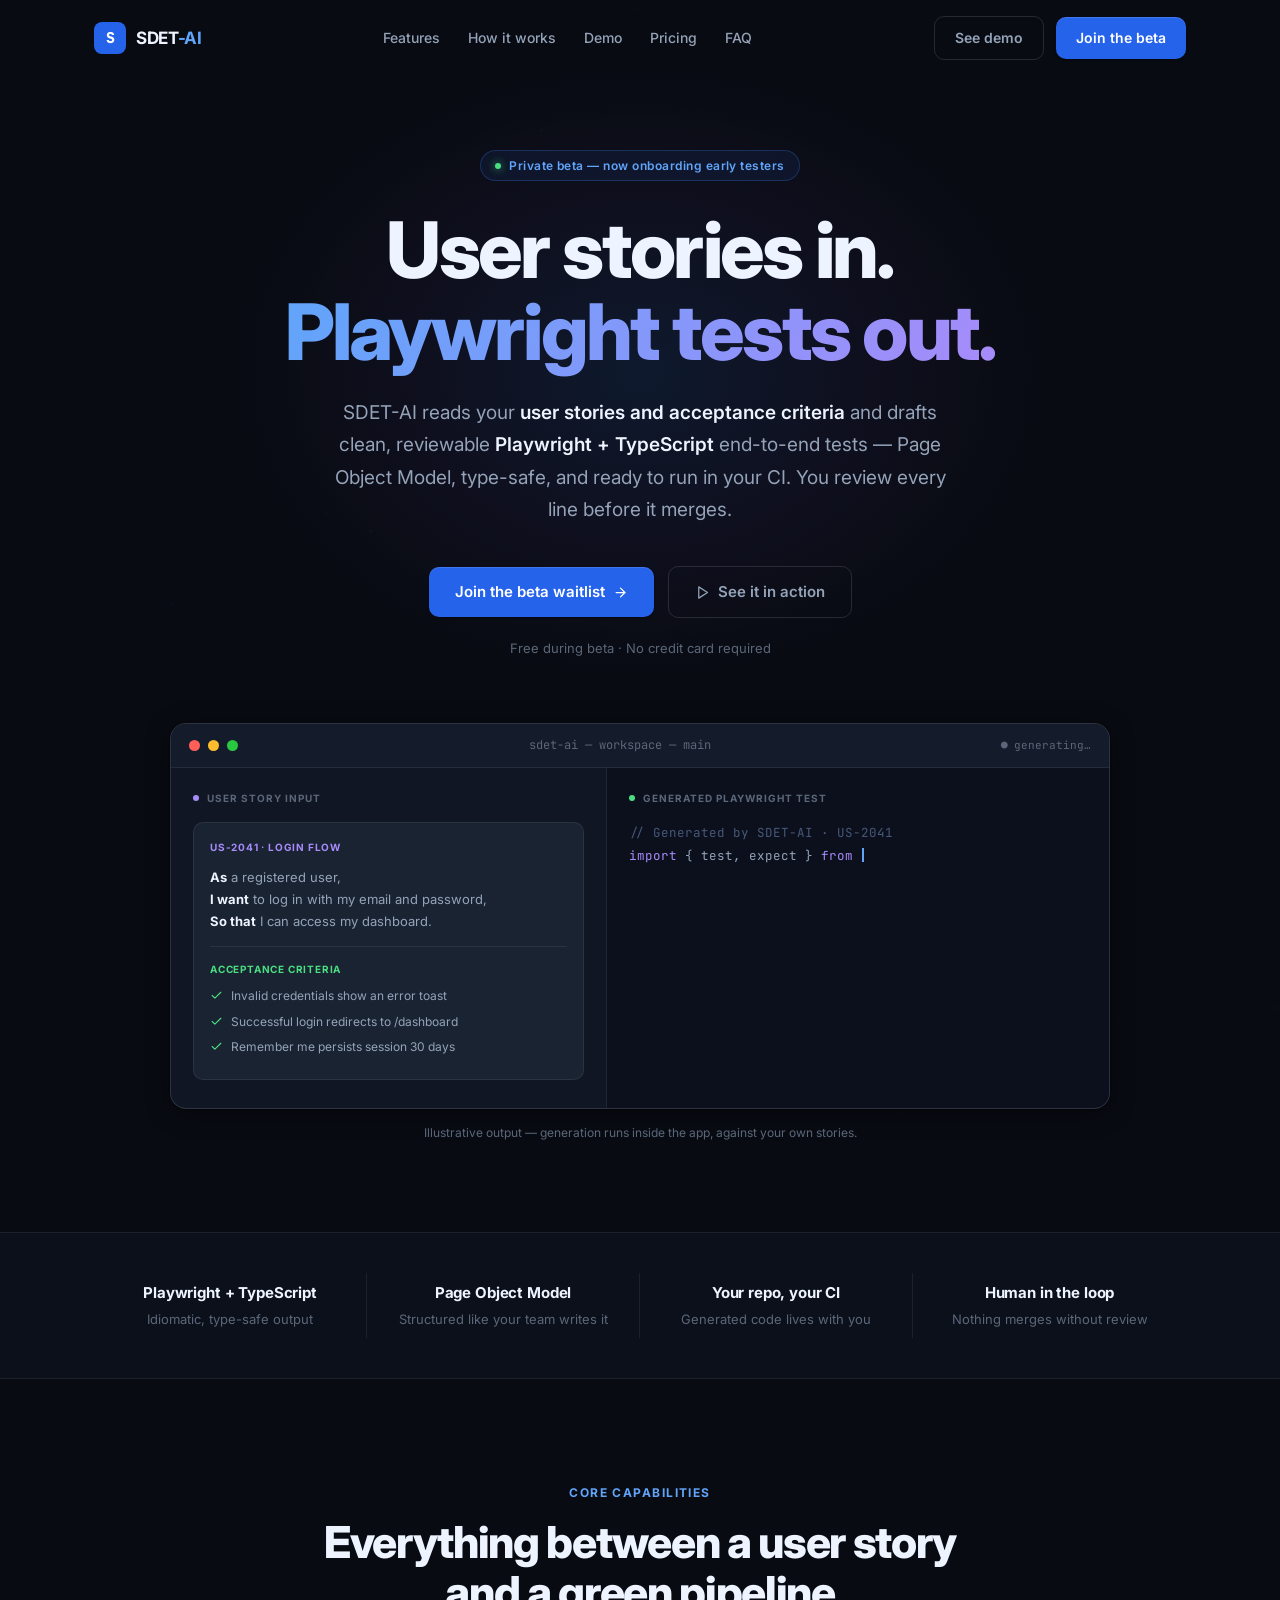
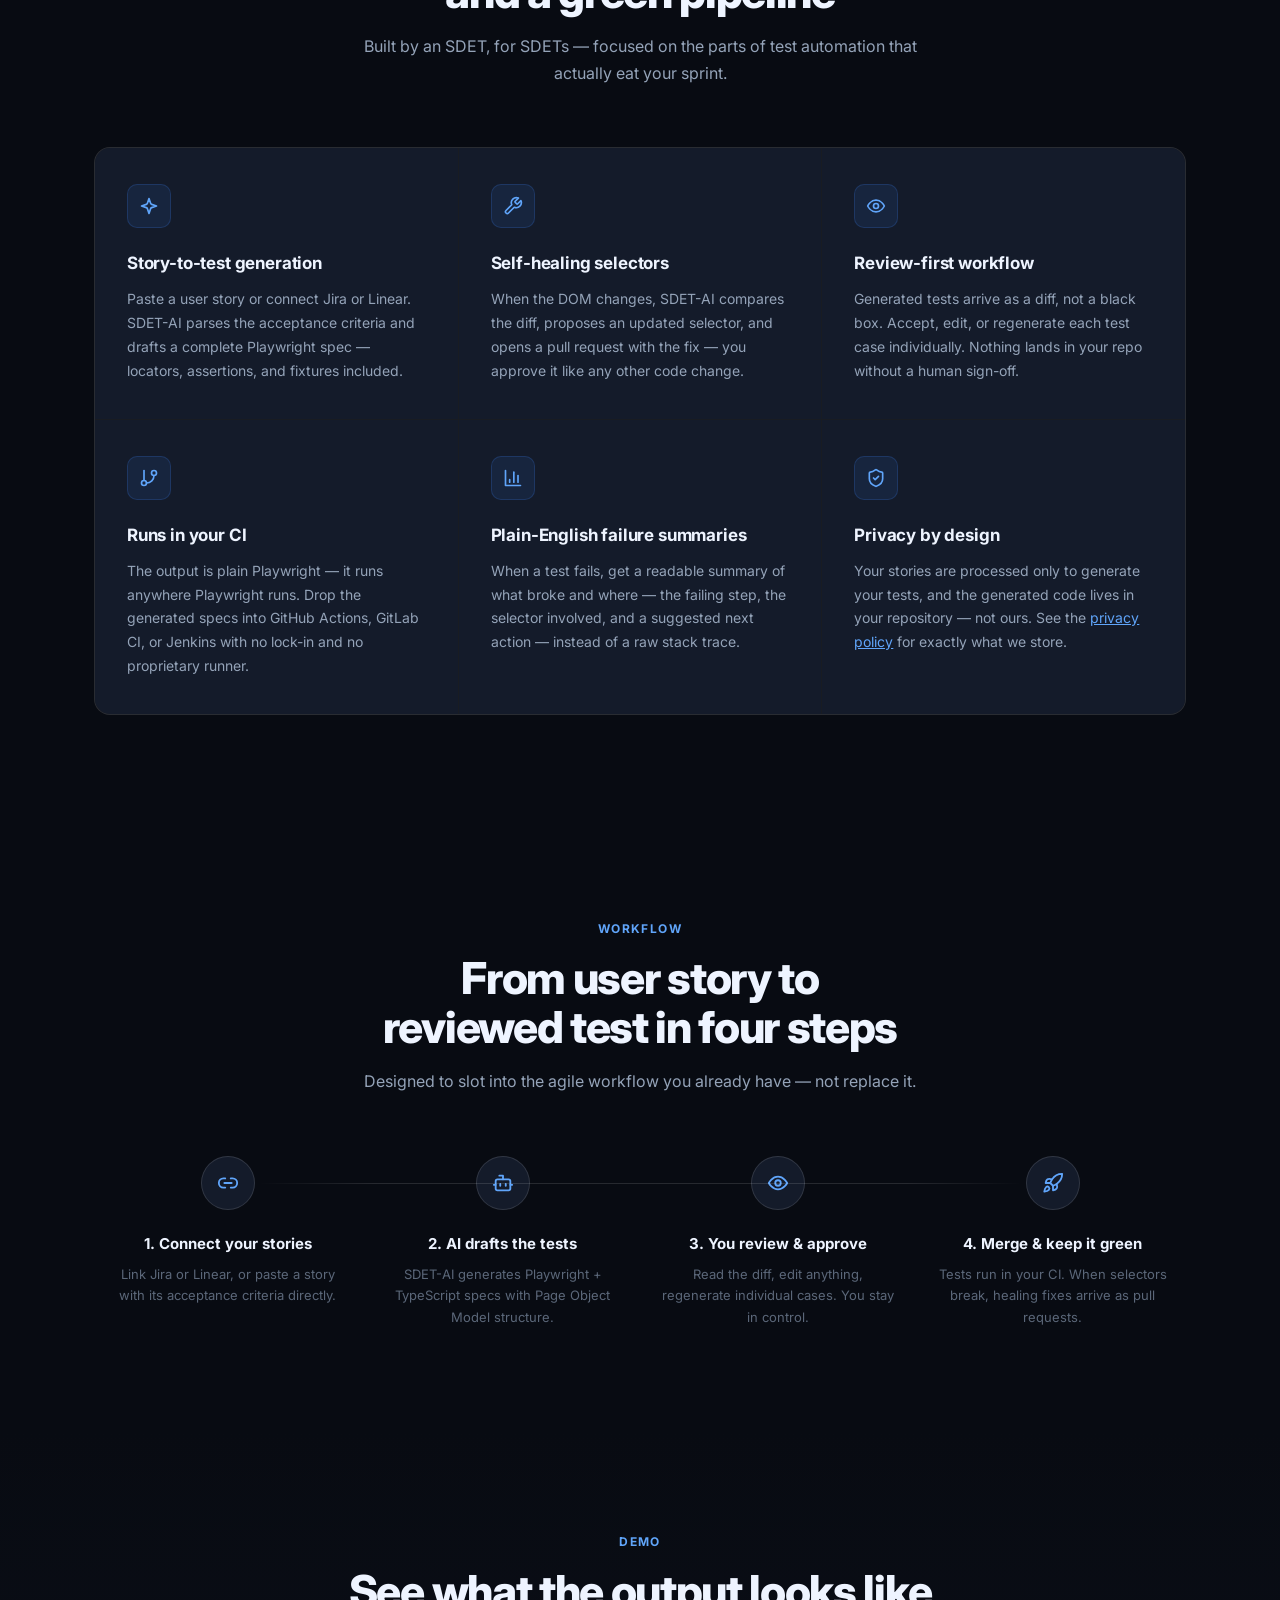
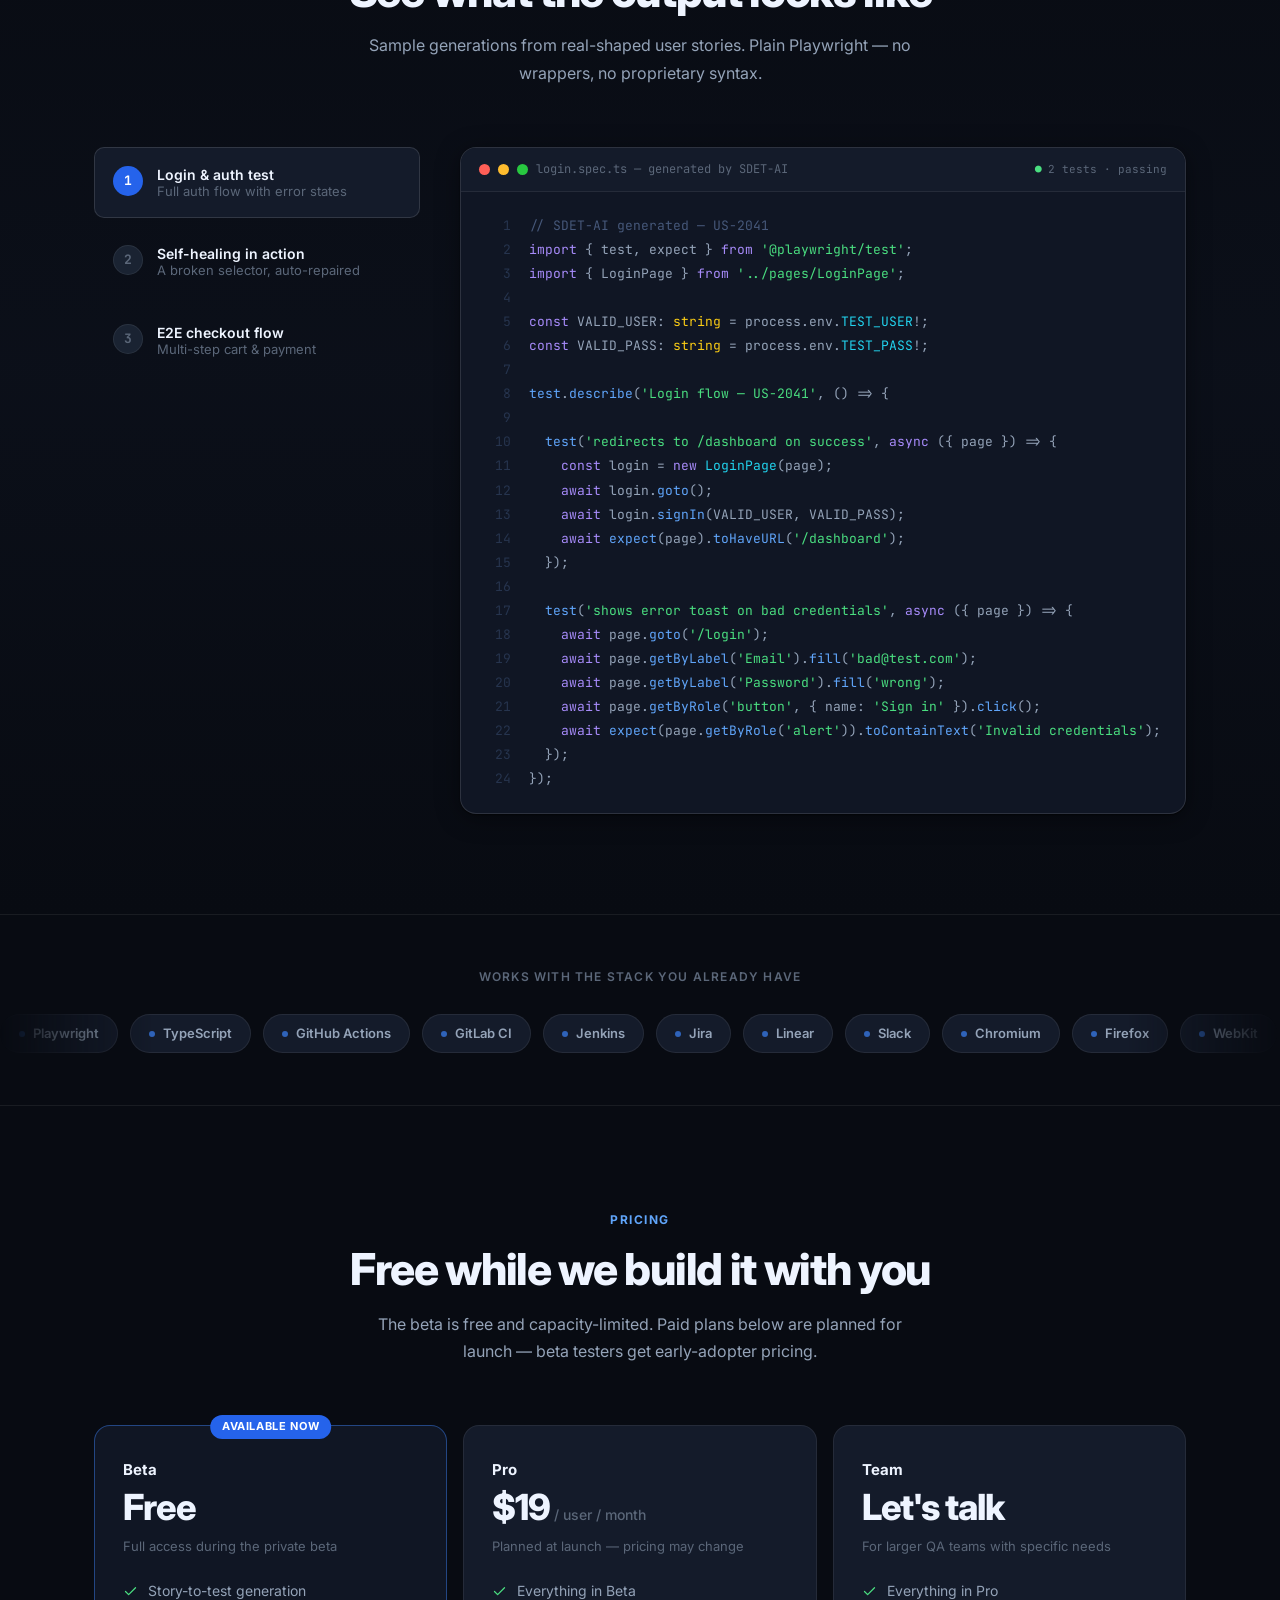
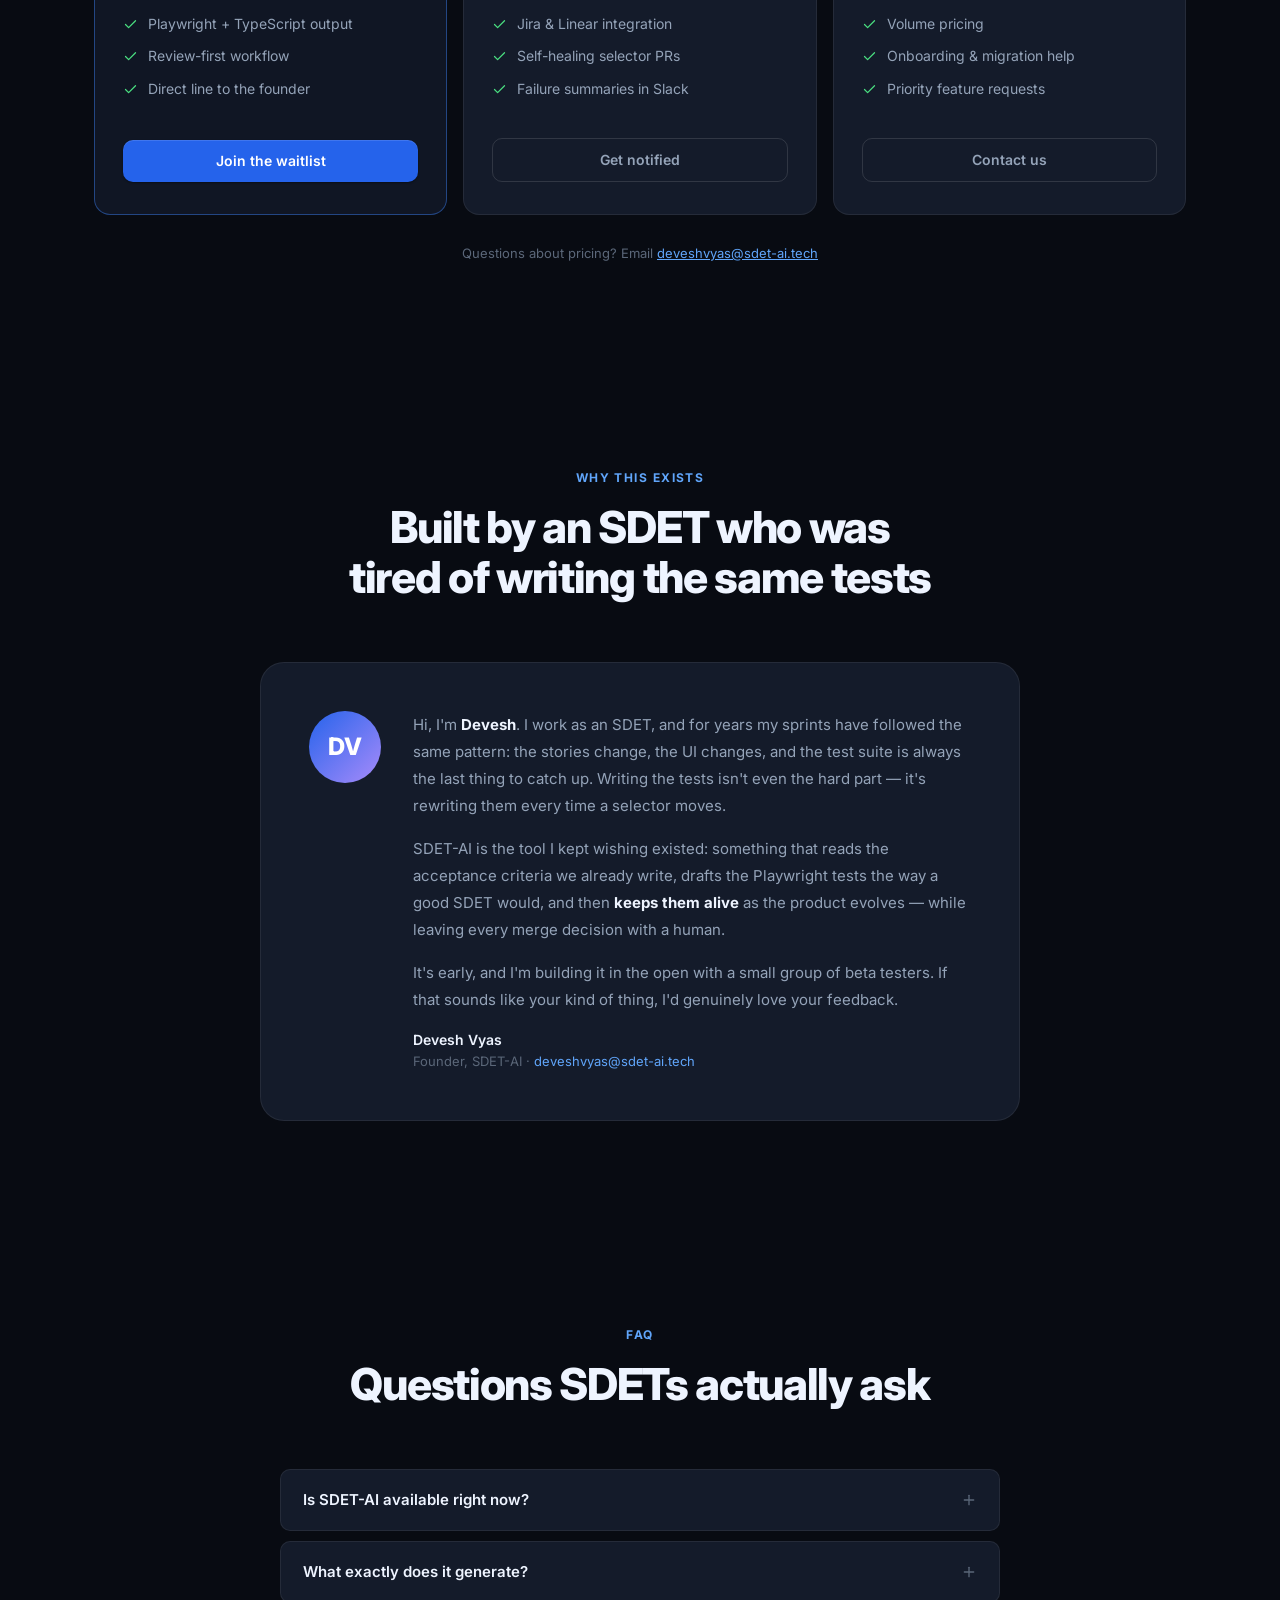
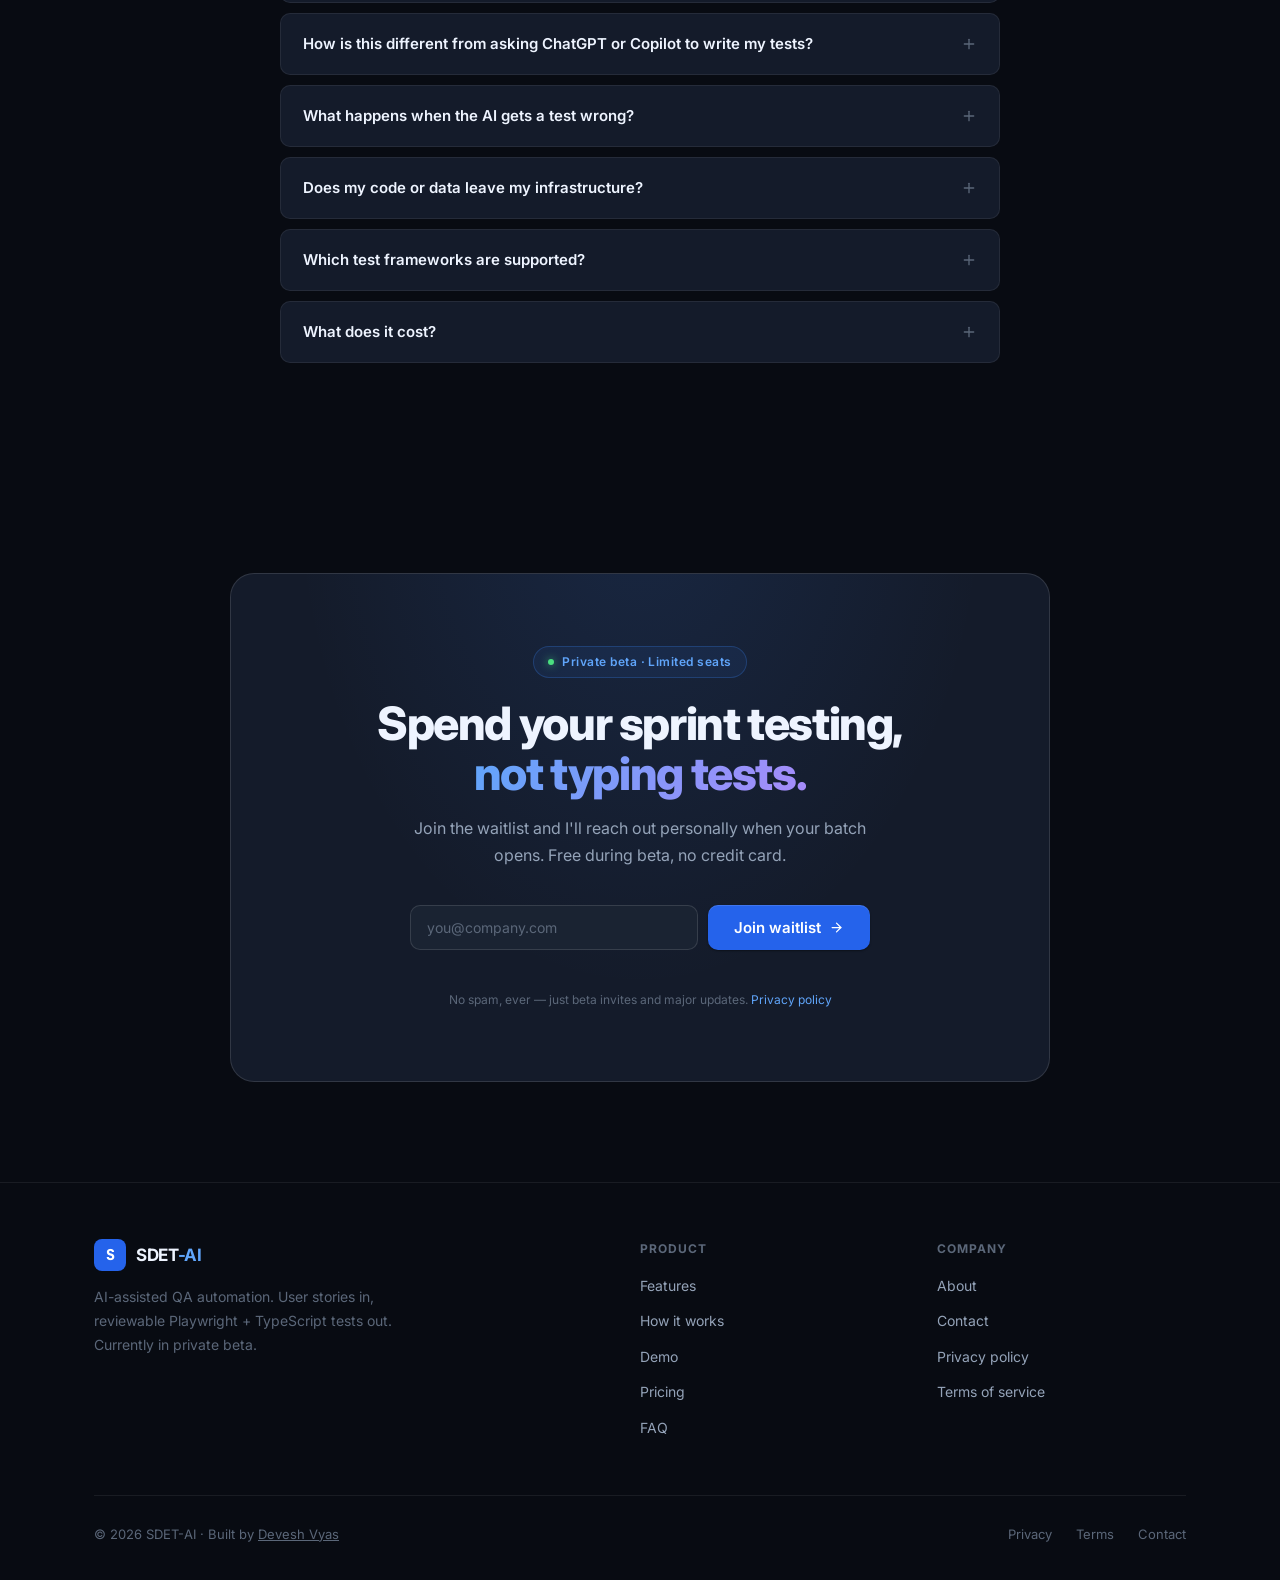
<file: index.html>
<!DOCTYPE html>
<html lang="en">
<head>
  <meta charset="UTF-8" />
  <meta name="viewport" content="width=device-width, initial-scale=1.0" />
  <title>SDET-AI — Turn User Stories into Playwright Tests</title>
  <meta name="description" content="SDET-AI reads your user stories and acceptance criteria and drafts clean, reviewable Playwright + TypeScript end-to-end tests. Now in private beta." />
  <link rel="canonical" href="https://sdet-ai.tech/" />

  <meta property="og:title" content="SDET-AI — Turn User Stories into Playwright Tests" />
  <meta property="og:description" content="AI-assisted test generation for QA teams. User stories in, reviewable Playwright + TypeScript tests out. Now in private beta." />
  <meta property="og:type" content="website" />
  <meta property="og:url" content="https://sdet-ai.tech/" />
  <meta property="og:image" content="https://sdet-ai.tech/assets/og-image.png" />
  <meta property="og:image:width" content="1200" />
  <meta property="og:image:height" content="630" />
  <meta property="og:image:alt" content="SDET-AI — User stories in. Playwright tests out." />
  <meta name="twitter:card" content="summary_large_image" />
  <meta name="twitter:title" content="SDET-AI — Turn User Stories into Playwright Tests" />
  <meta name="twitter:description" content="AI-assisted test generation for QA teams. User stories in, reviewable Playwright + TypeScript tests out." />
  <meta name="twitter:image" content="https://sdet-ai.tech/assets/og-image.png" />

  <link rel="icon" href="/favicon.ico" sizes="48x48" />
  <link rel="icon" href="/assets/favicon.svg" type="image/svg+xml" />
  <link rel="icon" type="image/png" sizes="32x32" href="/assets/favicon-32.png" />
  <link rel="apple-touch-icon" href="/assets/apple-touch-icon.png" />
  <meta name="theme-color" content="#080b12" />

  <link rel="preconnect" href="https://fonts.googleapis.com" />
  <link rel="preconnect" href="https://fonts.gstatic.com" crossorigin />
  <link href="https://fonts.googleapis.com/css2?family=Inter:wght@400;500;600;700;800&family=JetBrains+Mono:wght@400;500&display=swap" rel="stylesheet" />

  <link rel="stylesheet" href="/css/styles.css" />

  <script type="application/ld+json">
  {
    "@context": "https://schema.org",
    "@type": "SoftwareApplication",
    "name": "SDET-AI",
    "url": "https://sdet-ai.tech/",
    "applicationCategory": "DeveloperApplication",
    "operatingSystem": "Web",
    "description": "AI-assisted QA automation that turns user stories into reviewable Playwright + TypeScript end-to-end tests.",
    "offers": { "@type": "Offer", "price": "0", "priceCurrency": "USD", "description": "Free during private beta" },
    "author": { "@type": "Person", "name": "Devesh Vyas", "email": "deveshvyas@sdet-ai.tech" }
  }
  </script>
</head>
<body>

<!-- ─── SVG ICON SPRITE ─────────────────────────────────────────── -->
<svg width="0" height="0" style="position:absolute" aria-hidden="true">
  <defs>
    <symbol id="i-check" viewBox="0 0 24 24"><path d="M20 6 9 17l-5-5"/></symbol>
    <symbol id="i-arrow-right" viewBox="0 0 24 24"><path d="M5 12h14"/><path d="m12 5 7 7-7 7"/></symbol>
    <symbol id="i-play" viewBox="0 0 24 24"><polygon points="6 3 20 12 6 21 6 3"/></symbol>
    <symbol id="i-plus" viewBox="0 0 24 24"><path d="M5 12h14"/><path d="M12 5v14"/></symbol>
    <symbol id="i-sparkles" viewBox="0 0 24 24"><path d="m12 3-1.9 5.8a2 2 0 0 1-1.3 1.3L3 12l5.8 1.9a2 2 0 0 1 1.3 1.3L12 21l1.9-5.8a2 2 0 0 1 1.3-1.3L21 12l-5.8-1.9a2 2 0 0 1-1.3-1.3L12 3Z"/></symbol>
    <symbol id="i-wrench" viewBox="0 0 24 24"><path d="M14.7 6.3a1 1 0 0 0 0 1.4l1.6 1.6a1 1 0 0 0 1.4 0l3.77-3.77a6 6 0 0 1-7.94 7.94l-6.91 6.91a2.12 2.12 0 0 1-3-3l6.91-6.91a6 6 0 0 1 7.94-7.94l-3.76 3.76z"/></symbol>
    <symbol id="i-git-branch" viewBox="0 0 24 24"><line x1="6" x2="6" y1="3" y2="15"/><circle cx="18" cy="6" r="3"/><circle cx="6" cy="18" r="3"/><path d="M18 9a9 9 0 0 1-9 9"/></symbol>
    <symbol id="i-eye" viewBox="0 0 24 24"><path d="M2 12s3.5-7 10-7 10 7 10 7-3.5 7-10 7-10-7-10-7Z"/><circle cx="12" cy="12" r="3"/></symbol>
    <symbol id="i-chart" viewBox="0 0 24 24"><path d="M3 3v18h18"/><path d="M18 17V9"/><path d="M13 17V5"/><path d="M8 17v-3"/></symbol>
    <symbol id="i-shield" viewBox="0 0 24 24"><path d="M20 13c0 5-3.5 7.5-7.66 8.95a1 1 0 0 1-.67-.01C7.5 20.5 4 18 4 13V6a1 1 0 0 1 1-1c2 0 4.5-1.2 6.24-2.72a1.17 1.17 0 0 1 1.52 0C14.51 3.81 17 5 19 5a1 1 0 0 1 1 1z"/><path d="m9 12 2 2 4-4"/></symbol>
    <symbol id="i-link" viewBox="0 0 24 24"><path d="M9 17H7A5 5 0 0 1 7 7h2"/><path d="M15 7h2a5 5 0 1 1 0 10h-2"/><line x1="8" x2="16" y1="12" y2="12"/></symbol>
    <symbol id="i-bot" viewBox="0 0 24 24"><path d="M12 8V4H8"/><rect width="16" height="12" x="4" y="8" rx="2"/><path d="M2 14h2"/><path d="M20 14h2"/><path d="M15 13v2"/><path d="M9 13v2"/></symbol>
    <symbol id="i-rocket" viewBox="0 0 24 24"><path d="M4.5 16.5c-1.5 1.26-2 5-2 5s3.74-.5 5-2c.71-.84.7-2.13-.09-2.91a2.18 2.18 0 0 0-2.91-.09z"/><path d="m12 15-3-3a22 22 0 0 1 2-3.95A12.88 12.88 0 0 1 22 2c0 2.72-.78 7.5-6 11a22.35 22.35 0 0 1-4 2z"/><path d="M9 12H4s.55-3.03 2-4c1.62-1.08 5 0 5 0"/><path d="M12 15v5s3.03-.55 4-2c1.08-1.62 0-5 0-5"/></symbol>
    <symbol id="i-mail" viewBox="0 0 24 24"><rect width="20" height="16" x="2" y="4" rx="2"/><path d="m22 7-8.97 5.7a1.94 1.94 0 0 1-2.06 0L2 7"/></symbol>
  </defs>
</svg>

<!-- ─── NAV ─────────────────────────────────────────────────────── -->
<nav id="nav" aria-label="Main navigation">
  <div class="container">
    <div class="nav-inner">
      <a class="nav-logo" href="/" aria-label="SDET-AI Home">
        <span class="nav-logo-icon" aria-hidden="true">S</span>
        <span class="nav-logo-text">SDET<span>-AI</span></span>
      </a>

      <ul class="nav-links" id="nav-links">
        <li><a href="#features">Features</a></li>
        <li><a href="#how-it-works">How it works</a></li>
        <li><a href="#demo">Demo</a></li>
        <li><a href="#pricing">Pricing</a></li>
        <li><a href="#faq">FAQ</a></li>
      </ul>

      <div class="nav-cta">
        <a href="#demo" class="btn btn-ghost" id="nav-demo-btn">See demo</a>
        <a href="#waitlist" class="btn btn-primary">Join the beta</a>
        <button class="mobile-menu-btn" id="mobile-menu-toggle" aria-label="Toggle menu" aria-expanded="false" aria-controls="nav-links">☰</button>
      </div>
    </div>
  </div>
</nav>

<main>

<!-- ─── HERO ──────────────────────────────────────────────────────── -->
<section id="hero" aria-labelledby="hero-headline">
  <canvas id="particle-canvas" aria-hidden="true"></canvas>
  <div class="hero-glow" aria-hidden="true"></div>

  <div class="hero-badge">
    <span class="badge">
      <span class="badge-dot" aria-hidden="true"></span>
      Private beta — now onboarding early testers
    </span>
  </div>

  <h1 class="hero-headline" id="hero-headline">
    User stories in.<br /><span class="gradient-text">Playwright tests out.</span>
  </h1>

  <p class="hero-sub">
    SDET-AI reads your <strong>user stories and acceptance criteria</strong> and drafts clean,
    reviewable <strong>Playwright&nbsp;+&nbsp;TypeScript</strong> end-to-end tests — Page Object Model,
    type-safe, and ready to run in your CI. You review every line before it merges.
  </p>

  <div class="hero-actions">
    <a href="#waitlist" class="btn btn-primary btn-lg">
      Join the beta waitlist
      <svg class="icon" aria-hidden="true"><use href="#i-arrow-right"/></svg>
    </a>
    <a href="#demo" class="btn btn-ghost btn-lg">
      <svg class="icon" aria-hidden="true"><use href="#i-play"/></svg>
      See it in action
    </a>
  </div>

  <p class="hero-note">Free during beta · No credit card required</p>

  <div class="hero-terminal-wrap reveal">
    <div class="terminal-window">
      <div class="terminal-bar" aria-hidden="true">
        <span class="t-dot t-red"></span>
        <span class="t-dot t-amber"></span>
        <span class="t-dot t-green"></span>
        <span class="terminal-title">sdet-ai — workspace — main</span>
        <span class="terminal-status" id="hero-status"><span aria-hidden="true">●</span> generating…</span>
      </div>
      <div class="terminal-body">
        <div class="terminal-panel">
          <div class="panel-label">
            <span class="panel-dot" style="background:var(--violet-400)"></span>
            User story input
          </div>
          <div class="story-card">
            <div class="story-badge">US-2041 · Login flow</div>
            <div class="story-text">
              <strong>As</strong> a registered user,<br />
              <strong>I want</strong> to log in with my email and password,<br />
              <strong>So that</strong> I can access my dashboard.
            </div>
            <div class="story-ac">
              <div class="ac-label">Acceptance criteria</div>
              <div class="ac-item"><svg class="icon" aria-hidden="true"><use href="#i-check"/></svg><span>Invalid credentials show an error toast</span></div>
              <div class="ac-item"><svg class="icon" aria-hidden="true"><use href="#i-check"/></svg><span>Successful login redirects to /dashboard</span></div>
              <div class="ac-item"><svg class="icon" aria-hidden="true"><use href="#i-check"/></svg><span>Remember me persists session 30 days</span></div>
            </div>
          </div>
        </div>

        <div class="terminal-panel">
          <div class="panel-label">
            <span class="panel-dot" style="background:var(--green-400)"></span>
            Generated Playwright test
          </div>
          <div class="code-block" id="hero-code" aria-label="Generated Playwright TypeScript test"><span class="typing-cursor" aria-hidden="true"></span></div>
        </div>
      </div>
    </div>
    <p class="terminal-caption">Illustrative output — generation runs inside the app, against your own stories.</p>
  </div>
</section>

<!-- ─── FACTS STRIP ─────────────────────────────────────────────────── -->
<section id="facts" aria-label="What you get">
  <div class="container">
    <div class="facts-grid">
      <div class="fact-item reveal">
        <div class="fact-title">Playwright + TypeScript</div>
        <div class="fact-desc">Idiomatic, type-safe output</div>
      </div>
      <div class="fact-item reveal reveal-d1">
        <div class="fact-title">Page Object Model</div>
        <div class="fact-desc">Structured like your team writes it</div>
      </div>
      <div class="fact-item reveal reveal-d2">
        <div class="fact-title">Your repo, your CI</div>
        <div class="fact-desc">Generated code lives with you</div>
      </div>
      <div class="fact-item reveal reveal-d3">
        <div class="fact-title">Human in the loop</div>
        <div class="fact-desc">Nothing merges without review</div>
      </div>
    </div>
  </div>
</section>

<!-- ─── FEATURES ───────────────────────────────────────────────────── -->
<section id="features" class="section" aria-labelledby="features-h">
  <div class="container">
    <div class="section-header reveal">
      <div class="section-tag">Core capabilities</div>
      <h2 class="section-title" id="features-h">Everything between a user story<br />and a green pipeline</h2>
      <p class="section-desc">Built by an SDET, for SDETs — focused on the parts of test automation that actually eat your sprint.</p>
    </div>

    <div class="features-grid">
      <article class="feature-card reveal">
        <div class="feature-icon" aria-hidden="true"><svg class="icon"><use href="#i-sparkles"/></svg></div>
        <h3 class="feature-title">Story-to-test generation</h3>
        <p class="feature-desc">Paste a user story or connect Jira or Linear. SDET-AI parses the acceptance criteria and drafts a complete Playwright spec — locators, assertions, and fixtures included.</p>
      </article>

      <article class="feature-card reveal reveal-d1">
        <div class="feature-icon" aria-hidden="true"><svg class="icon"><use href="#i-wrench"/></svg></div>
        <h3 class="feature-title">Self-healing selectors</h3>
        <p class="feature-desc">When the DOM changes, SDET-AI compares the diff, proposes an updated selector, and opens a pull request with the fix — you approve it like any other code change.</p>
      </article>

      <article class="feature-card reveal reveal-d2">
        <div class="feature-icon" aria-hidden="true"><svg class="icon"><use href="#i-eye"/></svg></div>
        <h3 class="feature-title">Review-first workflow</h3>
        <p class="feature-desc">Generated tests arrive as a diff, not a black box. Accept, edit, or regenerate each test case individually. Nothing lands in your repo without a human sign-off.</p>
      </article>

      <article class="feature-card reveal">
        <div class="feature-icon" aria-hidden="true"><svg class="icon"><use href="#i-git-branch"/></svg></div>
        <h3 class="feature-title">Runs in your CI</h3>
        <p class="feature-desc">The output is plain Playwright — it runs anywhere Playwright runs. Drop the generated specs into GitHub Actions, GitLab CI, or Jenkins with no lock-in and no proprietary runner.</p>
      </article>

      <article class="feature-card reveal reveal-d1">
        <div class="feature-icon" aria-hidden="true"><svg class="icon"><use href="#i-chart"/></svg></div>
        <h3 class="feature-title">Plain-English failure summaries</h3>
        <p class="feature-desc">When a test fails, get a readable summary of what broke and where — the failing step, the selector involved, and a suggested next action — instead of a raw stack trace.</p>
      </article>

      <article class="feature-card reveal reveal-d2">
        <div class="feature-icon" aria-hidden="true"><svg class="icon"><use href="#i-shield"/></svg></div>
        <h3 class="feature-title">Privacy by design</h3>
        <p class="feature-desc">Your stories are processed only to generate your tests, and the generated code lives in your repository — not ours. See the <a href="/privacy.html" style="color:var(--blue-400)">privacy policy</a> for exactly what we store.</p>
      </article>
    </div>
  </div>
</section>

<!-- ─── HOW IT WORKS ───────────────────────────────────────────────── -->
<section id="how-it-works" class="section" aria-labelledby="how-h">
  <div class="container">
    <div class="section-header reveal">
      <div class="section-tag">Workflow</div>
      <h2 class="section-title" id="how-h">From user story to<br />reviewed test in four steps</h2>
      <p class="section-desc">Designed to slot into the agile workflow you already have — not replace it.</p>
    </div>

    <div class="steps-grid">
      <div class="step-item reveal">
        <div class="step-circle" aria-hidden="true"><svg class="icon"><use href="#i-link"/></svg></div>
        <h3 class="step-title">1. Connect your stories</h3>
        <p class="step-desc">Link Jira or Linear, or paste a story with its acceptance criteria directly.</p>
      </div>
      <div class="step-item reveal reveal-d1">
        <div class="step-circle" aria-hidden="true"><svg class="icon"><use href="#i-bot"/></svg></div>
        <h3 class="step-title">2. AI drafts the tests</h3>
        <p class="step-desc">SDET-AI generates Playwright + TypeScript specs with Page Object Model structure.</p>
      </div>
      <div class="step-item reveal reveal-d2">
        <div class="step-circle" aria-hidden="true"><svg class="icon"><use href="#i-eye"/></svg></div>
        <h3 class="step-title">3. You review &amp; approve</h3>
        <p class="step-desc">Read the diff, edit anything, regenerate individual cases. You stay in control.</p>
      </div>
      <div class="step-item reveal reveal-d3">
        <div class="step-circle" aria-hidden="true"><svg class="icon"><use href="#i-rocket"/></svg></div>
        <h3 class="step-title">4. Merge &amp; keep it green</h3>
        <p class="step-desc">Tests run in your CI. When selectors break, healing fixes arrive as pull requests.</p>
      </div>
    </div>
  </div>
</section>

<!-- ─── DEMO ──────────────────────────────────────────────────────── -->
<section id="demo" class="section" aria-labelledby="demo-h" style="background:linear-gradient(180deg,var(--bg-void) 0%,rgba(16,22,36,0.4) 50%,var(--bg-void) 100%)">
  <div class="container">
    <div class="section-header reveal">
      <div class="section-tag">Demo</div>
      <h2 class="section-title" id="demo-h">See what the output looks like</h2>
      <p class="section-desc">Sample generations from real-shaped user stories. Plain Playwright — no wrappers, no proprietary syntax.</p>
    </div>

    <div class="demo-layout">
      <div class="demo-left reveal" role="tablist" aria-label="Demo examples" aria-orientation="vertical">
        <button class="demo-tab" id="tab-0" role="tab" aria-selected="true" aria-controls="panel-0">
          <span class="tab-num" aria-hidden="true">1</span>
          <span><span class="tab-label">Login &amp; auth test</span><br /><span class="tab-hint">Full auth flow with error states</span></span>
        </button>
        <button class="demo-tab" id="tab-1" role="tab" aria-selected="false" aria-controls="panel-1" tabindex="-1">
          <span class="tab-num" aria-hidden="true">2</span>
          <span><span class="tab-label">Self-healing in action</span><br /><span class="tab-hint">A broken selector, auto-repaired</span></span>
        </button>
        <button class="demo-tab" id="tab-2" role="tab" aria-selected="false" aria-controls="panel-2" tabindex="-1">
          <span class="tab-num" aria-hidden="true">3</span>
          <span><span class="tab-label">E2E checkout flow</span><br /><span class="tab-hint">Multi-step cart &amp; payment</span></span>
        </button>
      </div>

      <div class="demo-right reveal reveal-d1">

        <div class="demo-panel active big-terminal" id="panel-0" role="tabpanel" aria-labelledby="tab-0" tabindex="0">
          <div class="big-bar">
            <span class="t-dot t-red" aria-hidden="true"></span>
            <span class="t-dot t-amber" aria-hidden="true"></span>
            <span class="t-dot t-green" aria-hidden="true"></span>
            <span class="big-bar-title">login.spec.ts — generated by SDET-AI</span>
            <span class="bar-status"><span class="dot-green" aria-hidden="true">●</span> 2 tests · passing</span>
          </div>
          <div class="big-body">
<div class="clr"><span class="ln"> 1</span><span class="clc"><span class="tk-cmt">// SDET-AI generated — US-2041</span></span></div>
<div class="clr"><span class="ln"> 2</span><span class="clc"><span class="tk-kw">import</span><span class="tk-pln"> { test, expect } </span><span class="tk-kw">from</span><span class="tk-pln"> </span><span class="tk-str">'@playwright/test'</span><span class="tk-pln">;</span></span></div>
<div class="clr"><span class="ln"> 3</span><span class="clc"><span class="tk-kw">import</span><span class="tk-pln"> { LoginPage } </span><span class="tk-kw">from</span><span class="tk-pln"> </span><span class="tk-str">'../pages/LoginPage'</span><span class="tk-pln">;</span></span></div>
<div class="clr"><span class="ln"> 4</span><span class="clc"></span></div>
<div class="clr"><span class="ln"> 5</span><span class="clc"><span class="tk-kw">const</span><span class="tk-pln"> VALID_USER: </span><span class="tk-type">string</span><span class="tk-pln"> = process.env.</span><span class="tk-cls">TEST_USER</span><span class="tk-pln">!;</span></span></div>
<div class="clr"><span class="ln"> 6</span><span class="clc"><span class="tk-kw">const</span><span class="tk-pln"> VALID_PASS: </span><span class="tk-type">string</span><span class="tk-pln"> = process.env.</span><span class="tk-cls">TEST_PASS</span><span class="tk-pln">!;</span></span></div>
<div class="clr"><span class="ln"> 7</span><span class="clc"></span></div>
<div class="clr"><span class="ln"> 8</span><span class="clc"><span class="tk-fn">test</span><span class="tk-pln">.</span><span class="tk-fn">describe</span><span class="tk-pln">(</span><span class="tk-str">'Login flow — US-2041'</span><span class="tk-pln">, () =&gt; {</span></span></div>
<div class="clr"><span class="ln"> 9</span><span class="clc"></span></div>
<div class="clr"><span class="ln">10</span><span class="clc"><span class="tk-pln">  </span><span class="tk-fn">test</span><span class="tk-pln">(</span><span class="tk-str">'redirects to /dashboard on success'</span><span class="tk-pln">, </span><span class="tk-kw">async</span><span class="tk-pln"> ({ page }) =&gt; {</span></span></div>
<div class="clr"><span class="ln">11</span><span class="clc"><span class="tk-pln">    </span><span class="tk-kw">const</span><span class="tk-pln"> login = </span><span class="tk-kw">new</span><span class="tk-pln"> </span><span class="tk-cls">LoginPage</span><span class="tk-pln">(page);</span></span></div>
<div class="clr"><span class="ln">12</span><span class="clc"><span class="tk-pln">    </span><span class="tk-kw">await</span><span class="tk-pln"> login.</span><span class="tk-fn">goto</span><span class="tk-pln">();</span></span></div>
<div class="clr"><span class="ln">13</span><span class="clc"><span class="tk-pln">    </span><span class="tk-kw">await</span><span class="tk-pln"> login.</span><span class="tk-fn">signIn</span><span class="tk-pln">(VALID_USER, VALID_PASS);</span></span></div>
<div class="clr"><span class="ln">14</span><span class="clc"><span class="tk-pln">    </span><span class="tk-kw">await</span><span class="tk-pln"> </span><span class="tk-fn">expect</span><span class="tk-pln">(page).</span><span class="tk-fn">toHaveURL</span><span class="tk-pln">(</span><span class="tk-str">'/dashboard'</span><span class="tk-pln">);</span></span></div>
<div class="clr"><span class="ln">15</span><span class="clc"><span class="tk-pln">  });</span></span></div>
<div class="clr"><span class="ln">16</span><span class="clc"></span></div>
<div class="clr"><span class="ln">17</span><span class="clc"><span class="tk-pln">  </span><span class="tk-fn">test</span><span class="tk-pln">(</span><span class="tk-str">'shows error toast on bad credentials'</span><span class="tk-pln">, </span><span class="tk-kw">async</span><span class="tk-pln"> ({ page }) =&gt; {</span></span></div>
<div class="clr"><span class="ln">18</span><span class="clc"><span class="tk-pln">    </span><span class="tk-kw">await</span><span class="tk-pln"> page.</span><span class="tk-fn">goto</span><span class="tk-pln">(</span><span class="tk-str">'/login'</span><span class="tk-pln">);</span></span></div>
<div class="clr"><span class="ln">19</span><span class="clc"><span class="tk-pln">    </span><span class="tk-kw">await</span><span class="tk-pln"> page.</span><span class="tk-fn">getByLabel</span><span class="tk-pln">(</span><span class="tk-str">'Email'</span><span class="tk-pln">).</span><span class="tk-fn">fill</span><span class="tk-pln">(</span><span class="tk-str">'bad@test.com'</span><span class="tk-pln">);</span></span></div>
<div class="clr"><span class="ln">20</span><span class="clc"><span class="tk-pln">    </span><span class="tk-kw">await</span><span class="tk-pln"> page.</span><span class="tk-fn">getByLabel</span><span class="tk-pln">(</span><span class="tk-str">'Password'</span><span class="tk-pln">).</span><span class="tk-fn">fill</span><span class="tk-pln">(</span><span class="tk-str">'wrong'</span><span class="tk-pln">);</span></span></div>
<div class="clr"><span class="ln">21</span><span class="clc"><span class="tk-pln">    </span><span class="tk-kw">await</span><span class="tk-pln"> page.</span><span class="tk-fn">getByRole</span><span class="tk-pln">(</span><span class="tk-str">'button'</span><span class="tk-pln">, { name: </span><span class="tk-str">'Sign in'</span><span class="tk-pln"> }).</span><span class="tk-fn">click</span><span class="tk-pln">();</span></span></div>
<div class="clr"><span class="ln">22</span><span class="clc"><span class="tk-pln">    </span><span class="tk-kw">await</span><span class="tk-pln"> </span><span class="tk-fn">expect</span><span class="tk-pln">(page.</span><span class="tk-fn">getByRole</span><span class="tk-pln">(</span><span class="tk-str">'alert'</span><span class="tk-pln">)).</span><span class="tk-fn">toContainText</span><span class="tk-pln">(</span><span class="tk-str">'Invalid credentials'</span><span class="tk-pln">);</span></span></div>
<div class="clr"><span class="ln">23</span><span class="clc"><span class="tk-pln">  });</span></span></div>
<div class="clr"><span class="ln">24</span><span class="clc"><span class="tk-pln">});</span></span></div>
          </div>
        </div>

        <div class="demo-panel big-terminal" id="panel-1" role="tabpanel" aria-labelledby="tab-1" tabindex="0" hidden>
          <div class="big-bar">
            <span class="t-dot t-red" aria-hidden="true"></span>
            <span class="t-dot t-amber" aria-hidden="true"></span>
            <span class="t-dot t-green" aria-hidden="true"></span>
            <span class="big-bar-title">heal.log — self-healing engine</span>
            <span class="bar-status"><span class="dot-blue" aria-hidden="true">●</span> 1 selector healed</span>
          </div>
          <div class="big-body">
<div class="clr"><span class="ln"> 1</span><span class="clc"><span class="tk-cmt">// DOM change detected — healing in progress…</span></span></div>
<div class="clr"><span class="ln"> 2</span><span class="clc"></span></div>
<div class="clr"><span class="ln"> 3</span><span class="clc"><span class="tk-cmt">// BROKEN selector (build v2.4.1)</span></span></div>
<div class="clr"><span class="ln"> 4</span><span class="clc"><span class="tk-kw">await</span><span class="tk-pln"> page.</span><span class="tk-fn">locator</span><span class="tk-pln">(</span><span class="tk-str">'#btn-submit-checkout'</span><span class="tk-pln">).</span><span class="tk-fn">click</span><span class="tk-pln">();</span></span></div>
<div class="clr"><span class="ln"> 5</span><span class="clc"><span class="tk-cmt">// Error: locator('#btn-submit-checkout') → not found</span></span></div>
<div class="clr"><span class="ln"> 6</span><span class="clc"></span></div>
<div class="clr"><span class="ln"> 7</span><span class="clc"><span class="tk-cmt">// Scanning DOM diff…</span></span></div>
<div class="clr"><span class="ln"> 8</span><span class="clc"><span class="tk-cmt">// Strategy: semantic role + accessible-name matching</span></span></div>
<div class="clr"><span class="ln"> 9</span><span class="clc"></span></div>
<div class="clr"><span class="ln">10</span><span class="clc"><span class="tk-cmt">// HEALED selector (build v2.4.2)</span></span></div>
<div class="clr"><span class="ln">11</span><span class="clc"><span class="tk-kw">await</span><span class="tk-pln"> page.</span><span class="tk-fn">getByRole</span><span class="tk-pln">(</span><span class="tk-str">'button'</span><span class="tk-pln">, {</span></span></div>
<div class="clr"><span class="ln">12</span><span class="clc"><span class="tk-pln">  name: </span><span class="tk-str">'Place order'</span><span class="tk-pln">,</span></span></div>
<div class="clr"><span class="ln">13</span><span class="clc"><span class="tk-pln">  exact: </span><span class="tk-kw">true</span></span></div>
<div class="clr"><span class="ln">14</span><span class="clc"><span class="tk-pln">}).</span><span class="tk-fn">click</span><span class="tk-pln">();</span></span></div>
<div class="clr"><span class="ln">15</span><span class="clc"></span></div>
<div class="clr"><span class="ln">16</span><span class="clc"><span class="tk-cmt">// Pull request opened for your review:</span></span></div>
<div class="clr"><span class="ln">17</span><span class="clc"><span class="tk-cmt">// "fix: heal 1 selector in checkout.spec.ts"</span></span></div>
          </div>
        </div>

        <div class="demo-panel big-terminal" id="panel-2" role="tabpanel" aria-labelledby="tab-2" tabindex="0" hidden>
          <div class="big-bar">
            <span class="t-dot t-red" aria-hidden="true"></span>
            <span class="t-dot t-amber" aria-hidden="true"></span>
            <span class="t-dot t-green" aria-hidden="true"></span>
            <span class="big-bar-title">checkout.spec.ts — generated by SDET-AI</span>
            <span class="bar-status"><span class="dot-green" aria-hidden="true">●</span> 1 test · passing</span>
          </div>
          <div class="big-body">
<div class="clr"><span class="ln"> 1</span><span class="clc"><span class="tk-cmt">// SDET-AI generated — US-3099 E2E checkout</span></span></div>
<div class="clr"><span class="ln"> 2</span><span class="clc"><span class="tk-kw">import</span><span class="tk-pln"> { test, expect } </span><span class="tk-kw">from</span><span class="tk-pln"> </span><span class="tk-str">'@playwright/test'</span><span class="tk-pln">;</span></span></div>
<div class="clr"><span class="ln"> 3</span><span class="clc"><span class="tk-kw">import</span><span class="tk-pln"> { CartPage } </span><span class="tk-kw">from</span><span class="tk-pln"> </span><span class="tk-str">'../pages'</span><span class="tk-pln">;</span></span></div>
<div class="clr"><span class="ln"> 4</span><span class="clc"></span></div>
<div class="clr"><span class="ln"> 5</span><span class="clc"><span class="tk-fn">test</span><span class="tk-pln">.</span><span class="tk-fn">describe</span><span class="tk-pln">(</span><span class="tk-str">'E2E checkout — US-3099'</span><span class="tk-pln">, () =&gt; {</span></span></div>
<div class="clr"><span class="ln"> 6</span><span class="clc"></span></div>
<div class="clr"><span class="ln"> 7</span><span class="clc"><span class="tk-pln">  </span><span class="tk-fn">test</span><span class="tk-pln">.</span><span class="tk-fn">beforeEach</span><span class="tk-pln">(</span><span class="tk-kw">async</span><span class="tk-pln"> ({ page }) =&gt; {</span></span></div>
<div class="clr"><span class="ln"> 8</span><span class="clc"><span class="tk-pln">    </span><span class="tk-kw">await</span><span class="tk-pln"> page.</span><span class="tk-fn">goto</span><span class="tk-pln">(</span><span class="tk-str">'/products'</span><span class="tk-pln">);</span></span></div>
<div class="clr"><span class="ln"> 9</span><span class="clc"><span class="tk-pln">  });</span></span></div>
<div class="clr"><span class="ln">10</span><span class="clc"></span></div>
<div class="clr"><span class="ln">11</span><span class="clc"><span class="tk-pln">  </span><span class="tk-fn">test</span><span class="tk-pln">(</span><span class="tk-str">'adds item and proceeds to checkout'</span><span class="tk-pln">, </span><span class="tk-kw">async</span><span class="tk-pln"> ({ page }) =&gt; {</span></span></div>
<div class="clr"><span class="ln">12</span><span class="clc"><span class="tk-pln">    </span><span class="tk-kw">const</span><span class="tk-pln"> cart = </span><span class="tk-kw">new</span><span class="tk-pln"> </span><span class="tk-cls">CartPage</span><span class="tk-pln">(page);</span></span></div>
<div class="clr"><span class="ln">13</span><span class="clc"><span class="tk-pln">    </span><span class="tk-kw">await</span><span class="tk-pln"> cart.</span><span class="tk-fn">addFirstItem</span><span class="tk-pln">();</span></span></div>
<div class="clr"><span class="ln">14</span><span class="clc"><span class="tk-pln">    </span><span class="tk-kw">await</span><span class="tk-pln"> cart.</span><span class="tk-fn">openCart</span><span class="tk-pln">();</span></span></div>
<div class="clr"><span class="ln">15</span><span class="clc"><span class="tk-pln">    </span><span class="tk-kw">await</span><span class="tk-pln"> </span><span class="tk-fn">expect</span><span class="tk-pln">(cart.badge).</span><span class="tk-fn">toHaveText</span><span class="tk-pln">(</span><span class="tk-str">'1'</span><span class="tk-pln">);</span></span></div>
<div class="clr"><span class="ln">16</span><span class="clc"><span class="tk-pln">    </span><span class="tk-kw">await</span><span class="tk-pln"> cart.</span><span class="tk-fn">proceedToCheckout</span><span class="tk-pln">();</span></span></div>
<div class="clr"><span class="ln">17</span><span class="clc"><span class="tk-pln">    </span><span class="tk-kw">await</span><span class="tk-pln"> </span><span class="tk-fn">expect</span><span class="tk-pln">(page).</span><span class="tk-fn">toHaveURL</span><span class="tk-pln">(</span><span class="tk-str">'/checkout'</span><span class="tk-pln">);</span></span></div>
<div class="clr"><span class="ln">18</span><span class="clc"><span class="tk-pln">  });</span></span></div>
<div class="clr"><span class="ln">19</span><span class="clc"><span class="tk-pln">});</span></span></div>
          </div>
        </div>

      </div>
    </div>
  </div>
</section>

<!-- ─── STACK ─────────────────────────────────────────────────────── -->
<section id="stack" aria-label="Compatible technologies">
  <div class="stack-label">Works with the stack you already have</div>
  <div class="marquee-mask">
    <div class="marquee-track" aria-hidden="true">
      <span class="tech-pill"><span class="pill-dot"></span>Playwright</span>
      <span class="tech-pill"><span class="pill-dot"></span>TypeScript</span>
      <span class="tech-pill"><span class="pill-dot"></span>GitHub Actions</span>
      <span class="tech-pill"><span class="pill-dot"></span>GitLab CI</span>
      <span class="tech-pill"><span class="pill-dot"></span>Jenkins</span>
      <span class="tech-pill"><span class="pill-dot"></span>Jira</span>
      <span class="tech-pill"><span class="pill-dot"></span>Linear</span>
      <span class="tech-pill"><span class="pill-dot"></span>Slack</span>
      <span class="tech-pill"><span class="pill-dot"></span>Chromium</span>
      <span class="tech-pill"><span class="pill-dot"></span>Firefox</span>
      <span class="tech-pill"><span class="pill-dot"></span>WebKit</span>
      <span class="tech-pill"><span class="pill-dot"></span>Playwright</span>
      <span class="tech-pill"><span class="pill-dot"></span>TypeScript</span>
      <span class="tech-pill"><span class="pill-dot"></span>GitHub Actions</span>
      <span class="tech-pill"><span class="pill-dot"></span>GitLab CI</span>
      <span class="tech-pill"><span class="pill-dot"></span>Jenkins</span>
      <span class="tech-pill"><span class="pill-dot"></span>Jira</span>
      <span class="tech-pill"><span class="pill-dot"></span>Linear</span>
      <span class="tech-pill"><span class="pill-dot"></span>Slack</span>
      <span class="tech-pill"><span class="pill-dot"></span>Chromium</span>
      <span class="tech-pill"><span class="pill-dot"></span>Firefox</span>
      <span class="tech-pill"><span class="pill-dot"></span>WebKit</span>
    </div>
  </div>
</section>

<!-- ─── PRICING ────────────────────────────────────────────────────── -->
<section id="pricing" class="section" aria-labelledby="pricing-h">
  <div class="container">
    <div class="section-header reveal">
      <div class="section-tag">Pricing</div>
      <h2 class="section-title" id="pricing-h">Free while we build it with you</h2>
      <p class="section-desc">The beta is free and capacity-limited. Paid plans below are planned for launch — beta testers get early-adopter pricing.</p>
    </div>

    <div class="pricing-grid">
      <div class="price-card featured reveal">
        <span class="price-flag">Available now</span>
        <div class="price-name">Beta</div>
        <div class="price-amount">Free</div>
        <p class="price-tagline">Full access during the private beta</p>
        <ul class="price-list">
          <li><svg class="icon" aria-hidden="true"><use href="#i-check"/></svg>Story-to-test generation</li>
          <li><svg class="icon" aria-hidden="true"><use href="#i-check"/></svg>Playwright + TypeScript output</li>
          <li><svg class="icon" aria-hidden="true"><use href="#i-check"/></svg>Review-first workflow</li>
          <li><svg class="icon" aria-hidden="true"><use href="#i-check"/></svg>Direct line to the founder</li>
        </ul>
        <a href="#waitlist" class="btn btn-primary">Join the waitlist</a>
      </div>

      <div class="price-card reveal reveal-d1">
        <div class="price-name">Pro</div>
        <div class="price-amount">$19<small> / user / month</small></div>
        <p class="price-tagline">Planned at launch — pricing may change</p>
        <ul class="price-list">
          <li><svg class="icon" aria-hidden="true"><use href="#i-check"/></svg>Everything in Beta</li>
          <li><svg class="icon" aria-hidden="true"><use href="#i-check"/></svg>Jira &amp; Linear integration</li>
          <li><svg class="icon" aria-hidden="true"><use href="#i-check"/></svg>Self-healing selector PRs</li>
          <li><svg class="icon" aria-hidden="true"><use href="#i-check"/></svg>Failure summaries in Slack</li>
        </ul>
        <a href="#waitlist" class="btn btn-ghost">Get notified</a>
      </div>

      <div class="price-card reveal reveal-d2">
        <div class="price-name">Team</div>
        <div class="price-amount">Let's talk</div>
        <p class="price-tagline">For larger QA teams with specific needs</p>
        <ul class="price-list">
          <li><svg class="icon" aria-hidden="true"><use href="#i-check"/></svg>Everything in Pro</li>
          <li><svg class="icon" aria-hidden="true"><use href="#i-check"/></svg>Volume pricing</li>
          <li><svg class="icon" aria-hidden="true"><use href="#i-check"/></svg>Onboarding &amp; migration help</li>
          <li><svg class="icon" aria-hidden="true"><use href="#i-check"/></svg>Priority feature requests</li>
        </ul>
        <a href="mailto:deveshvyas@sdet-ai.tech" class="btn btn-ghost">Contact us</a>
      </div>
    </div>

    <p class="pricing-note">Questions about pricing? Email <a href="mailto:deveshvyas@sdet-ai.tech" style="color:var(--blue-400)">deveshvyas@sdet-ai.tech</a></p>
  </div>
</section>

<!-- ─── FOUNDER ────────────────────────────────────────────────────── -->
<section id="founder" class="section" aria-labelledby="founder-h">
  <div class="container">
    <div class="section-header reveal">
      <div class="section-tag">Why this exists</div>
      <h2 class="section-title" id="founder-h">Built by an SDET who was<br />tired of writing the same tests</h2>
    </div>

    <div class="founder-card reveal">
      <div class="founder-avatar" aria-hidden="true">DV</div>
      <div class="founder-body">
        <p>Hi, I'm <strong>Devesh</strong>. I work as an SDET, and for years my sprints have followed the same pattern: the stories change, the UI changes, and the test suite is always the last thing to catch up. Writing the tests isn't even the hard part — it's rewriting them every time a selector moves.</p>
        <p>SDET-AI is the tool I kept wishing existed: something that reads the acceptance criteria we already write, drafts the Playwright tests the way a good SDET would, and then <strong>keeps them alive</strong> as the product evolves — while leaving every merge decision with a human.</p>
        <p>It's early, and I'm building it in the open with a small group of beta testers. If that sounds like your kind of thing, I'd genuinely love your feedback.</p>
        <div class="founder-sig">Devesh Vyas</div>
        <div class="founder-role">Founder, SDET-AI · <a href="mailto:deveshvyas@sdet-ai.tech" style="color:var(--blue-400);text-decoration:none">deveshvyas@sdet-ai.tech</a></div>
      </div>
    </div>
  </div>
</section>

<!-- ─── FAQ ───────────────────────────────────────────────────────── -->
<section id="faq" class="section" aria-labelledby="faq-h">
  <div class="container">
    <div class="section-header reveal">
      <div class="section-tag">FAQ</div>
      <h2 class="section-title" id="faq-h">Questions SDETs actually ask</h2>
    </div>

    <div class="faq-list reveal">
      <details class="faq-item">
        <summary>Is SDET-AI available right now?<svg class="icon" aria-hidden="true"><use href="#i-plus"/></svg></summary>
        <div class="faq-answer">It's in private beta. Join the waitlist and I'll onboard testers in small batches so everyone gets real support. Beta access is free, no credit card required.</div>
      </details>

      <details class="faq-item">
        <summary>What exactly does it generate?<svg class="icon" aria-hidden="true"><use href="#i-plus"/></svg></summary>
        <div class="faq-answer">Standard Playwright + TypeScript test files, structured with the Page Object Model. There's no proprietary wrapper or custom runner — the output is plain Playwright that runs anywhere Playwright runs, and it lives in your repository.</div>
      </details>

      <details class="faq-item">
        <summary>How is this different from asking ChatGPT or Copilot to write my tests?<svg class="icon" aria-hidden="true"><use href="#i-plus"/></svg></summary>
        <div class="faq-answer">General-purpose assistants generate code from a blank prompt. SDET-AI is a pipeline built for one job: it parses acceptance criteria into test cases, applies consistent Page Object conventions across your whole suite, presents everything as a reviewable diff, and watches for selector breakage after the tests are merged. The value is in the workflow, not just the generation.</div>
      </details>

      <details class="faq-item">
        <summary>What happens when the AI gets a test wrong?<svg class="icon" aria-hidden="true"><use href="#i-plus"/></svg></summary>
        <div class="faq-answer">You catch it in review — every generated test arrives as a diff you approve, edit, or regenerate before it touches your repo. AI-generated tests are a draft from a fast junior engineer, not gospel; the workflow is designed around that reality.</div>
      </details>

      <details class="faq-item">
        <summary>Does my code or data leave my infrastructure?<svg class="icon" aria-hidden="true"><use href="#i-plus"/></svg></summary>
        <div class="faq-answer">The user stories and DOM snapshots you submit are processed to generate your tests. The generated code lives in your repository, not on our servers. Full details of what is stored and for how long are in the <a href="/privacy.html">privacy policy</a> — and if you have stricter requirements, email me and we'll talk.</div>
      </details>

      <details class="faq-item">
        <summary>Which test frameworks are supported?<svg class="icon" aria-hidden="true"><use href="#i-plus"/></svg></summary>
        <div class="faq-answer">Playwright with TypeScript is the focus for the beta — doing one stack really well before expanding. Cypress and Selenium support will depend on what beta users ask for, so if you need one of those, say so when you join.</div>
      </details>

      <details class="faq-item">
        <summary>What does it cost?<svg class="icon" aria-hidden="true"><use href="#i-plus"/></svg></summary>
        <div class="faq-answer">Free during the beta. Planned paid tiers are listed above; beta testers will get early-adopter pricing when paid plans launch.</div>
      </details>
    </div>
  </div>
</section>

<!-- ─── CTA / WAITLIST ────────────────────────────────────────────── -->
<section id="waitlist" class="section" aria-labelledby="cta-h">
  <div class="container">
    <div class="cta-card reveal">
      <span class="badge">
        <span class="badge-dot" aria-hidden="true"></span>
        Private beta · Limited seats
      </span>
      <h2 class="cta-title" id="cta-h">
        Spend your sprint testing,<br />
        <span class="gradient-text">not typing tests.</span>
      </h2>
      <p class="cta-desc">Join the waitlist and I'll reach out personally when your batch opens. Free during beta, no credit card.</p>

      <form class="waitlist-form" id="waitlist-form" novalidate aria-label="Waitlist signup">
        <label for="waitlist-email" class="sr-only">Work email address</label>
        <input type="email" name="email" id="waitlist-email" class="form-input" placeholder="you@company.com" required autocomplete="email" />
        <input type="text" name="_gotcha" class="hp-field" tabindex="-1" autocomplete="off" aria-hidden="true" />
        <button type="submit" class="btn btn-primary btn-lg" id="waitlist-submit-btn">
          Join waitlist
          <svg class="icon" aria-hidden="true"><use href="#i-arrow-right"/></svg>
        </button>
      </form>
      <p class="form-msg" id="form-msg" role="status" aria-live="polite"></p>

      <p class="cta-note">No spam, ever — just beta invites and major updates. <a href="/privacy.html">Privacy policy</a></p>
    </div>
  </div>
</section>

</main>

<!-- ─── TOAST ───────────────────────────────────────────────────────── -->
<div id="toast" role="status" aria-live="polite" aria-atomic="true">
  <svg class="icon" style="color:var(--green-400)" aria-hidden="true"><use href="#i-check"/></svg>
  <span id="toast-message">You're on the waitlist! We'll be in touch soon.</span>
</div>

<!-- ─── FOOTER ──────────────────────────────────────────────────────── -->
<footer id="footer">
  <div class="container">
    <div class="footer-grid">
      <div>
        <a class="nav-logo" href="/" aria-label="SDET-AI Home">
          <span class="nav-logo-icon" aria-hidden="true">S</span>
          <span class="nav-logo-text">SDET<span>-AI</span></span>
        </a>
        <p class="footer-brand-desc">AI-assisted QA automation. User stories in, reviewable Playwright + TypeScript tests out. Currently in private beta.</p>
      </div>

      <div>
        <div class="footer-col-title">Product</div>
        <ul class="footer-links">
          <li><a href="#features">Features</a></li>
          <li><a href="#how-it-works">How it works</a></li>
          <li><a href="#demo">Demo</a></li>
          <li><a href="#pricing">Pricing</a></li>
          <li><a href="#faq">FAQ</a></li>
        </ul>
      </div>

      <div>
        <div class="footer-col-title">Company</div>
        <ul class="footer-links">
          <li><a href="#founder">About</a></li>
          <li><a href="mailto:deveshvyas@sdet-ai.tech">Contact</a></li>
          <li><a href="/privacy.html">Privacy policy</a></li>
          <li><a href="/terms.html">Terms of service</a></li>
        </ul>
      </div>
    </div>

    <div class="footer-bottom">
      <div class="footer-copy">© <span id="year">2026</span> SDET-AI · Built by <a href="mailto:deveshvyas@sdet-ai.tech" style="color:inherit">Devesh Vyas</a></div>
      <div class="footer-bottom-links">
        <a href="/privacy.html">Privacy</a>
        <a href="/terms.html">Terms</a>
        <a href="mailto:deveshvyas@sdet-ai.tech">Contact</a>
      </div>
    </div>
  </div>
</footer>

<script src="/js/main.js" defer></script>
</body>
</html>
</file>
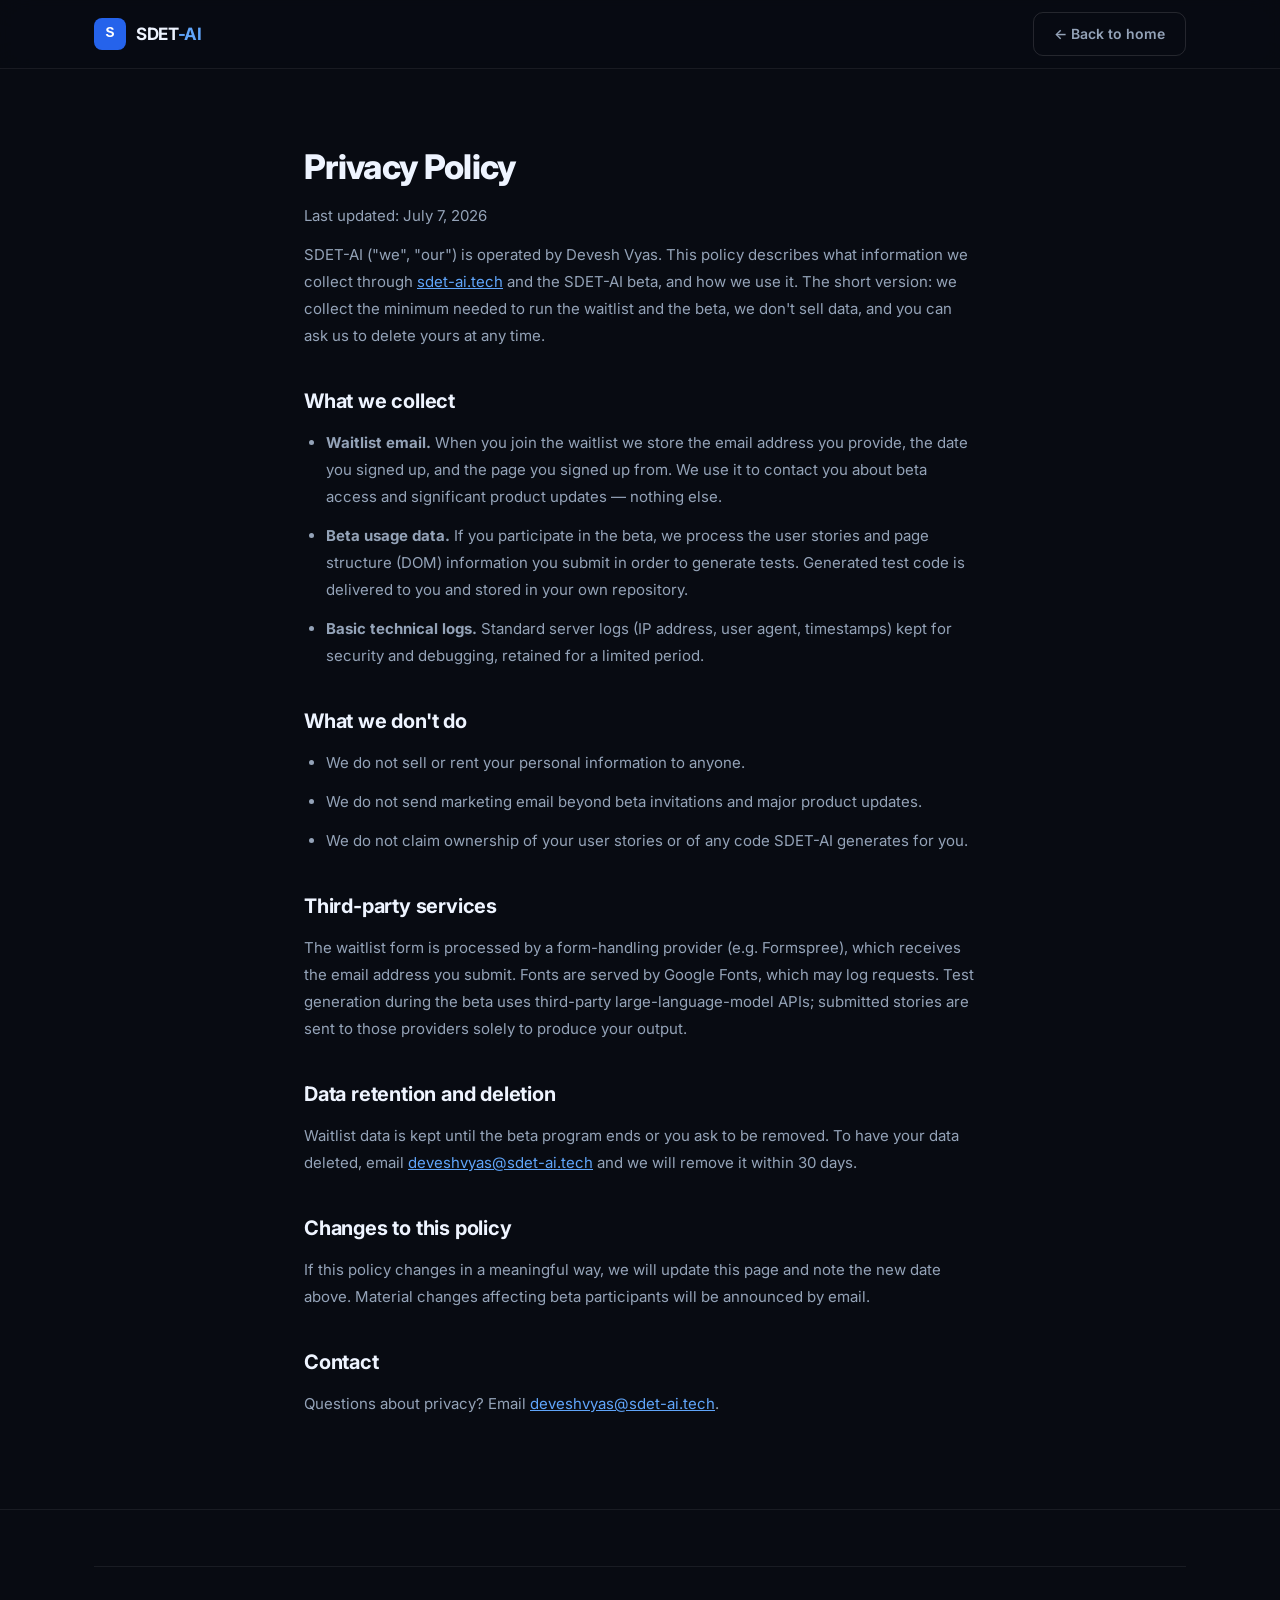
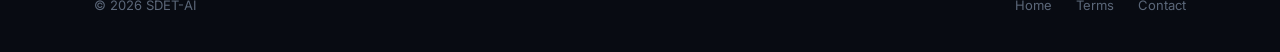
<file: privacy.html>
<!DOCTYPE html>
<html lang="en">
<head>
  <meta charset="UTF-8" />
  <meta name="viewport" content="width=device-width, initial-scale=1.0" />
  <title>Privacy Policy — SDET-AI</title>
  <meta name="description" content="Privacy policy for SDET-AI: what we collect, why, and how you can control it." />
  <meta name="robots" content="noindex" />
  <link rel="canonical" href="https://sdet-ai.tech/privacy.html" />
  <link rel="icon" href="/favicon.ico" sizes="48x48" />
  <link rel="icon" href="/assets/favicon.svg" type="image/svg+xml" />
  <link rel="icon" type="image/png" sizes="32x32" href="/assets/favicon-32.png" />
  <link rel="apple-touch-icon" href="/assets/apple-touch-icon.png" />
  <meta name="theme-color" content="#080b12" />
  <link rel="preconnect" href="https://fonts.googleapis.com" />
  <link rel="preconnect" href="https://fonts.gstatic.com" crossorigin />
  <link href="https://fonts.googleapis.com/css2?family=Inter:wght@400;500;600;700;800&display=swap" rel="stylesheet" />
  <link rel="stylesheet" href="/css/styles.css" />
</head>
<body>

<nav id="nav" class="scrolled" aria-label="Main navigation">
  <div class="container">
    <div class="nav-inner">
      <a class="nav-logo" href="/" aria-label="SDET-AI Home">
        <span class="nav-logo-icon" aria-hidden="true">S</span>
        <span class="nav-logo-text">SDET<span>-AI</span></span>
      </a>
      <div class="nav-cta">
        <a href="/" class="btn btn-ghost">← Back to home</a>
      </div>
    </div>
  </div>
</nav>

<main class="legal-page">
  <h1>Privacy Policy</h1>
  <p class="legal-updated">Last updated: July 7, 2026</p>

  <p>SDET-AI ("we", "our") is operated by Devesh Vyas. This policy describes what information we collect through <a href="https://sdet-ai.tech">sdet-ai.tech</a> and the SDET-AI beta, and how we use it. The short version: we collect the minimum needed to run the waitlist and the beta, we don't sell data, and you can ask us to delete yours at any time.</p>

  <h2>What we collect</h2>
  <ul>
    <li><strong>Waitlist email.</strong> When you join the waitlist we store the email address you provide, the date you signed up, and the page you signed up from. We use it to contact you about beta access and significant product updates — nothing else.</li>
    <li><strong>Beta usage data.</strong> If you participate in the beta, we process the user stories and page structure (DOM) information you submit in order to generate tests. Generated test code is delivered to you and stored in your own repository.</li>
    <li><strong>Basic technical logs.</strong> Standard server logs (IP address, user agent, timestamps) kept for security and debugging, retained for a limited period.</li>
  </ul>

  <h2>What we don't do</h2>
  <ul>
    <li>We do not sell or rent your personal information to anyone.</li>
    <li>We do not send marketing email beyond beta invitations and major product updates.</li>
    <li>We do not claim ownership of your user stories or of any code SDET-AI generates for you.</li>
  </ul>

  <h2>Third-party services</h2>
  <p>The waitlist form is processed by a form-handling provider (e.g. Formspree), which receives the email address you submit. Fonts are served by Google Fonts, which may log requests. Test generation during the beta uses third-party large-language-model APIs; submitted stories are sent to those providers solely to produce your output.</p>

  <h2>Data retention and deletion</h2>
  <p>Waitlist data is kept until the beta program ends or you ask to be removed. To have your data deleted, email <a href="mailto:deveshvyas@sdet-ai.tech">deveshvyas@sdet-ai.tech</a> and we will remove it within 30 days.</p>

  <h2>Changes to this policy</h2>
  <p>If this policy changes in a meaningful way, we will update this page and note the new date above. Material changes affecting beta participants will be announced by email.</p>

  <h2>Contact</h2>
  <p>Questions about privacy? Email <a href="mailto:deveshvyas@sdet-ai.tech">deveshvyas@sdet-ai.tech</a>.</p>
</main>

<footer id="footer">
  <div class="container">
    <div class="footer-bottom">
      <div class="footer-copy">© 2026 SDET-AI</div>
      <div class="footer-bottom-links">
        <a href="/">Home</a>
        <a href="/terms.html">Terms</a>
        <a href="mailto:deveshvyas@sdet-ai.tech">Contact</a>
      </div>
    </div>
  </div>
</footer>

</body>
</html>
</file>
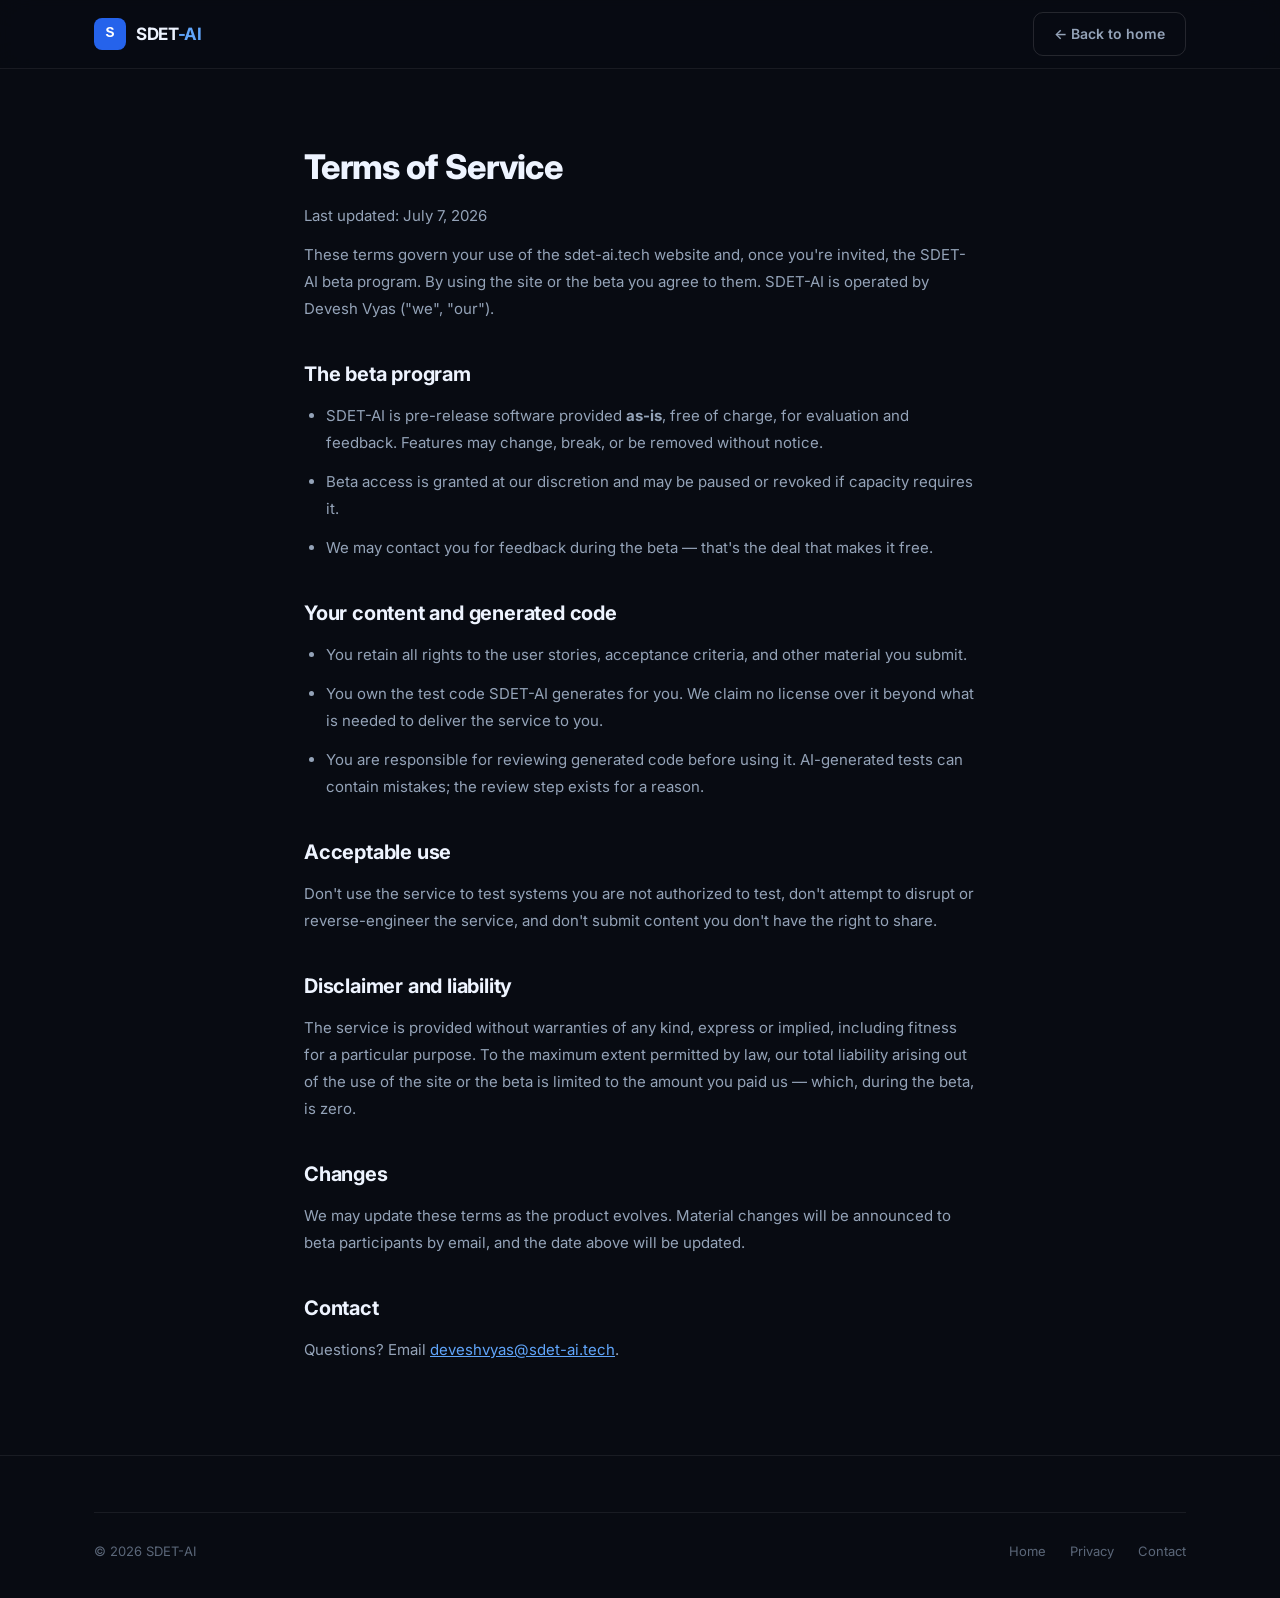
<file: terms.html>
<!DOCTYPE html>
<html lang="en">
<head>
  <meta charset="UTF-8" />
  <meta name="viewport" content="width=device-width, initial-scale=1.0" />
  <title>Terms of Service — SDET-AI</title>
  <meta name="description" content="Terms of service for the SDET-AI website and beta program." />
  <meta name="robots" content="noindex" />
  <link rel="canonical" href="https://sdet-ai.tech/terms.html" />
  <link rel="icon" href="/favicon.ico" sizes="48x48" />
  <link rel="icon" href="/assets/favicon.svg" type="image/svg+xml" />
  <link rel="icon" type="image/png" sizes="32x32" href="/assets/favicon-32.png" />
  <link rel="apple-touch-icon" href="/assets/apple-touch-icon.png" />
  <meta name="theme-color" content="#080b12" />
  <link rel="preconnect" href="https://fonts.googleapis.com" />
  <link rel="preconnect" href="https://fonts.gstatic.com" crossorigin />
  <link href="https://fonts.googleapis.com/css2?family=Inter:wght@400;500;600;700;800&display=swap" rel="stylesheet" />
  <link rel="stylesheet" href="/css/styles.css" />
</head>
<body>

<nav id="nav" class="scrolled" aria-label="Main navigation">
  <div class="container">
    <div class="nav-inner">
      <a class="nav-logo" href="/" aria-label="SDET-AI Home">
        <span class="nav-logo-icon" aria-hidden="true">S</span>
        <span class="nav-logo-text">SDET<span>-AI</span></span>
      </a>
      <div class="nav-cta">
        <a href="/" class="btn btn-ghost">← Back to home</a>
      </div>
    </div>
  </div>
</nav>

<main class="legal-page">
  <h1>Terms of Service</h1>
  <p class="legal-updated">Last updated: July 7, 2026</p>

  <p>These terms govern your use of the sdet-ai.tech website and, once you're invited, the SDET-AI beta program. By using the site or the beta you agree to them. SDET-AI is operated by Devesh Vyas ("we", "our").</p>

  <h2>The beta program</h2>
  <ul>
    <li>SDET-AI is pre-release software provided <strong>as-is</strong>, free of charge, for evaluation and feedback. Features may change, break, or be removed without notice.</li>
    <li>Beta access is granted at our discretion and may be paused or revoked if capacity requires it.</li>
    <li>We may contact you for feedback during the beta — that's the deal that makes it free.</li>
  </ul>

  <h2>Your content and generated code</h2>
  <ul>
    <li>You retain all rights to the user stories, acceptance criteria, and other material you submit.</li>
    <li>You own the test code SDET-AI generates for you. We claim no license over it beyond what is needed to deliver the service to you.</li>
    <li>You are responsible for reviewing generated code before using it. AI-generated tests can contain mistakes; the review step exists for a reason.</li>
  </ul>

  <h2>Acceptable use</h2>
  <p>Don't use the service to test systems you are not authorized to test, don't attempt to disrupt or reverse-engineer the service, and don't submit content you don't have the right to share.</p>

  <h2>Disclaimer and liability</h2>
  <p>The service is provided without warranties of any kind, express or implied, including fitness for a particular purpose. To the maximum extent permitted by law, our total liability arising out of the use of the site or the beta is limited to the amount you paid us — which, during the beta, is zero.</p>

  <h2>Changes</h2>
  <p>We may update these terms as the product evolves. Material changes will be announced to beta participants by email, and the date above will be updated.</p>

  <h2>Contact</h2>
  <p>Questions? Email <a href="mailto:deveshvyas@sdet-ai.tech">deveshvyas@sdet-ai.tech</a>.</p>
</main>

<footer id="footer">
  <div class="container">
    <div class="footer-bottom">
      <div class="footer-copy">© 2026 SDET-AI</div>
      <div class="footer-bottom-links">
        <a href="/">Home</a>
        <a href="/privacy.html">Privacy</a>
        <a href="mailto:deveshvyas@sdet-ai.tech">Contact</a>
      </div>
    </div>
  </div>
</footer>

</body>
</html>
</file>
<file: css/styles.css>
/* ═══════════════════════════════════════════════════════════════
   SDET-AI — styles.css
   ═══════════════════════════════════════════════════════════════ */

/* ─── Reset & tokens ─────────────────────────────────────────── */
*, *::before, *::after { box-sizing: border-box; margin: 0; padding: 0; }

:root {
  --bg-void:      #080b12;
  --bg-surface:   #101624;
  --bg-elevated:  #1a2332;
  --bg-card:      #141b2a;
  --border:       rgba(255,255,255,0.07);
  --border-strong:rgba(255,255,255,0.12);

  --blue-400:     #60a5fa;
  --blue-500:     #3b82f6;
  --blue-600:     #2563eb;
  --violet-400:   #a78bfa;
  --cyan-400:     #22d3ee;
  --green-400:    #4ade80;
  --orange-400:   #fb923c;
  --yellow-400:   #facc15;
  --red-400:      #f87171;

  --text-primary:   #eef4ff;
  --text-secondary: #94a3b8;
  --text-muted:     #5b6779;

  --gradient-brand: linear-gradient(120deg, #60a5fa 0%, #a78bfa 100%);

  --font-sans: 'Inter', system-ui, -apple-system, sans-serif;
  --font-mono: 'JetBrains Mono', ui-monospace, 'Fira Code', monospace;

  --radius-sm:  6px;
  --radius-md:  10px;
  --radius-lg:  16px;
  --radius-xl:  24px;

  --shadow-card: 0 4px 24px rgba(0,0,0,0.4), 0 1px 2px rgba(0,0,0,0.6);
  --transition:  0.2s cubic-bezier(0.4, 0, 0.2, 1);
}

html { scroll-behavior: smooth; scroll-padding-top: 80px; }

body {
  font-family: var(--font-sans);
  background-color: var(--bg-void);
  color: var(--text-primary);
  line-height: 1.6;
  overflow-x: hidden;
  -webkit-font-smoothing: antialiased;
}

::selection { background: rgba(59,130,246,0.35); }

::-webkit-scrollbar { width: 8px; }
::-webkit-scrollbar-track { background: var(--bg-void); }
::-webkit-scrollbar-thumb { background: var(--bg-elevated); border-radius: 4px; }

.container { max-width: 1140px; margin: 0 auto; padding: 0 24px; }
.sr-only { position: absolute; width: 1px; height: 1px; overflow: hidden; clip: rect(0,0,0,0); white-space: nowrap; }

.icon { width: 1em; height: 1em; stroke: currentColor; stroke-width: 2; fill: none; stroke-linecap: round; stroke-linejoin: round; flex-shrink: 0; }

.gradient-text {
  background: var(--gradient-brand);
  -webkit-background-clip: text;
  background-clip: text;
  -webkit-text-fill-color: transparent;
  color: transparent;
}

a:focus-visible, button:focus-visible, input:focus-visible, summary:focus-visible {
  outline: 2px solid var(--blue-400);
  outline-offset: 2px;
  border-radius: 4px;
}

/* ─── Badge ──────────────────────────────────────────────────── */
.badge {
  display: inline-flex;
  align-items: center;
  gap: 8px;
  padding: 5px 14px;
  border-radius: 100px;
  font-size: 12px;
  font-weight: 600;
  letter-spacing: 0.04em;
  border: 1px solid rgba(59,130,246,0.25);
  background: rgba(59,130,246,0.08);
  color: var(--blue-400);
}

.badge-dot {
  width: 6px; height: 6px;
  border-radius: 50%;
  background: var(--green-400);
  box-shadow: 0 0 8px rgba(74,222,128,0.8);
}

/* ─── Nav ────────────────────────────────────────────────────── */
#nav {
  position: fixed; top: 0; left: 0; right: 0;
  z-index: 1000;
  padding: 16px 0;
  transition: padding var(--transition), background var(--transition);
}

#nav.scrolled {
  background: rgba(8,11,18,0.9);
  backdrop-filter: blur(16px) saturate(160%);
  -webkit-backdrop-filter: blur(16px) saturate(160%);
  border-bottom: 1px solid var(--border);
  padding: 12px 0;
}

.nav-inner { display: flex; align-items: center; justify-content: space-between; gap: 16px; }

.nav-logo { display: flex; align-items: center; gap: 10px; text-decoration: none; }

.nav-logo-icon {
  width: 32px; height: 32px;
  border-radius: 8px;
  background: var(--blue-600);
  display: flex; align-items: center; justify-content: center;
  font-size: 15px; font-weight: 800;
  color: #fff;
  font-family: var(--font-mono);
}

.nav-logo-text { font-size: 17px; font-weight: 700; color: var(--text-primary); letter-spacing: -0.02em; }
.nav-logo-text span { color: var(--blue-400); }

.nav-links { display: flex; align-items: center; gap: 28px; list-style: none; }

.nav-links a {
  text-decoration: none;
  color: var(--text-secondary);
  font-size: 14px;
  font-weight: 500;
  transition: color var(--transition);
}

.nav-links a:hover { color: var(--text-primary); }

.nav-cta { display: flex; align-items: center; gap: 12px; }

.mobile-menu-btn {
  display: none;
  background: none; border: none;
  cursor: pointer;
  padding: 8px;
  color: var(--text-secondary);
  font-size: 20px;
  line-height: 1;
}

#nav-links.open {
  display: flex;
  flex-direction: column;
  align-items: flex-start;
  gap: 4px;
  position: absolute;
  top: 60px; left: 0; right: 0;
  background: rgba(8,11,18,0.98);
  backdrop-filter: blur(16px);
  padding: 16px 24px 24px;
  border-bottom: 1px solid var(--border);
}

#nav-links.open a { display: block; padding: 10px 0; font-size: 16px; }

/* ─── Buttons ────────────────────────────────────────────────── */
.btn {
  display: inline-flex;
  align-items: center;
  justify-content: center;
  gap: 8px;
  padding: 10px 20px;
  border-radius: var(--radius-md);
  font-size: 14px;
  font-weight: 600;
  text-decoration: none;
  cursor: pointer;
  border: none;
  transition: all var(--transition);
  white-space: nowrap;
  font-family: var(--font-sans);
}

.btn .icon { width: 15px; height: 15px; }

.btn-primary {
  background: var(--blue-600);
  color: #fff;
  box-shadow: 0 1px 2px rgba(0,0,0,0.4), inset 0 1px 0 rgba(255,255,255,0.12);
}

.btn-primary:hover { background: var(--blue-500); transform: translateY(-1px); }
.btn-primary:active { transform: translateY(0); }
.btn-primary:disabled { opacity: 0.6; cursor: wait; transform: none; }

.btn-ghost {
  background: transparent;
  color: var(--text-secondary);
  border: 1px solid var(--border-strong);
}

.btn-ghost:hover {
  color: var(--text-primary);
  border-color: rgba(255,255,255,0.25);
  background: rgba(255,255,255,0.04);
}

.btn-lg { padding: 13px 26px; font-size: 15px; }

/* ─── Hero ───────────────────────────────────────────────────── */
#hero {
  position: relative;
  display: flex;
  flex-direction: column;
  align-items: center;
  text-align: center;
  padding: 150px 24px 90px;
  overflow: hidden;
}

#particle-canvas {
  position: absolute;
  inset: 0;
  z-index: 0;
  pointer-events: none;
  opacity: 0.5;
}

#hero > *:not(#particle-canvas):not(.hero-glow) { position: relative; z-index: 1; }

.hero-glow {
  position: absolute;
  z-index: 0;
  top: 5%;
  left: 50%;
  transform: translateX(-50%);
  width: 820px; height: 620px;
  background: radial-gradient(ellipse at center,
    rgba(59,130,246,0.12) 0%,
    rgba(139,92,246,0.05) 40%,
    transparent 70%);
  pointer-events: none;
}

.hero-badge { margin-bottom: 28px; }

.hero-headline {
  font-size: clamp(40px, 7.5vw, 78px);
  font-weight: 800;
  line-height: 1.05;
  letter-spacing: -0.035em;
  margin-bottom: 24px;
  max-width: 900px;
}

.hero-sub {
  font-size: clamp(16px, 2.2vw, 19px);
  color: var(--text-secondary);
  max-width: 640px;
  margin-bottom: 40px;
  line-height: 1.7;
}

.hero-sub strong { color: var(--text-primary); font-weight: 600; }

.hero-actions {
  display: flex;
  align-items: center;
  justify-content: center;
  gap: 14px;
  flex-wrap: wrap;
  margin-bottom: 20px;
}

.hero-note {
  font-size: 13px;
  color: var(--text-muted);
  margin-bottom: 64px;
}

/* ─── Hero terminal ──────────────────────────────────────────── */
.hero-terminal-wrap { width: 100%; max-width: 940px; }

.terminal-window {
  background: var(--bg-surface);
  border: 1px solid var(--border-strong);
  border-radius: var(--radius-lg);
  overflow: hidden;
  box-shadow: var(--shadow-card);
  text-align: left;
}

.terminal-bar {
  display: flex;
  align-items: center;
  gap: 8px;
  padding: 12px 18px;
  background: var(--bg-card);
  border-bottom: 1px solid var(--border);
}

.t-dot { width: 11px; height: 11px; border-radius: 50%; }
.t-red   { background: #ff5f57; }
.t-amber { background: #febc2e; }
.t-green { background: #28c840; }

.terminal-title {
  flex: 1;
  text-align: center;
  font-size: 12px;
  color: var(--text-muted);
  font-family: var(--font-mono);
}

.terminal-status {
  font-size: 11px;
  font-family: var(--font-mono);
  color: var(--text-muted);
  display: flex;
  align-items: center;
  gap: 6px;
}

.terminal-status .ok { color: var(--green-400); }

.terminal-body {
  display: grid;
  grid-template-columns: 1fr 1.15fr;
  min-height: 340px;
}

.terminal-panel { padding: 22px; min-width: 0; }
.terminal-panel:first-child { border-right: 1px solid var(--border); }
.terminal-panel:last-child { background: rgba(8,11,18,0.45); }

.panel-label {
  font-size: 10px;
  font-weight: 700;
  letter-spacing: 0.1em;
  text-transform: uppercase;
  color: var(--text-muted);
  margin-bottom: 16px;
  display: flex;
  align-items: center;
  gap: 8px;
}

.panel-dot { width: 6px; height: 6px; border-radius: 50%; }

.story-card {
  background: var(--bg-elevated);
  border: 1px solid var(--border);
  border-radius: var(--radius-md);
  padding: 16px;
  font-size: 13px;
  line-height: 1.7;
}

.story-badge {
  font-size: 10px;
  font-weight: 700;
  color: var(--violet-400);
  letter-spacing: 0.08em;
  text-transform: uppercase;
  margin-bottom: 10px;
}

.story-text { color: var(--text-secondary); }
.story-text strong { color: var(--text-primary); }

.story-ac { margin-top: 14px; padding-top: 14px; border-top: 1px solid var(--border); }

.ac-label {
  font-size: 10px;
  font-weight: 700;
  color: var(--green-400);
  letter-spacing: 0.08em;
  text-transform: uppercase;
  margin-bottom: 8px;
}

.ac-item { display: flex; gap: 8px; margin-bottom: 5px; font-size: 12px; color: var(--text-secondary); }
.ac-item .icon { width: 13px; height: 13px; color: var(--green-400); margin-top: 3px; }

.terminal-caption {
  font-size: 12px;
  color: var(--text-muted);
  margin-top: 14px;
  text-align: center;
}

/* ─── Code syntax ────────────────────────────────────────────── */
.code-block {
  font-family: var(--font-mono);
  font-size: 12.5px;
  line-height: 1.8;
  white-space: pre;
  overflow-x: auto;
}

.tk-cmt  { color: #46587a; }
.tk-kw   { color: var(--violet-400); }
.tk-fn   { color: var(--blue-400); }
.tk-str  { color: var(--green-400); }
.tk-cls  { color: var(--cyan-400); }
.tk-type { color: var(--yellow-400); }
.tk-pln  { color: var(--text-secondary); }
.tk-num  { color: var(--orange-400); }

.typing-cursor {
  display: inline-block;
  width: 2px; height: 14px;
  background: var(--blue-400);
  margin-left: 1px;
  vertical-align: -2px;
  animation: blink 1.1s step-end infinite;
}

@keyframes blink { 0%, 100% { opacity: 1; } 50% { opacity: 0; } }

/* ─── Facts strip (replaces fake stats) ──────────────────────── */
#facts {
  padding: 40px 0;
  border-top: 1px solid var(--border);
  border-bottom: 1px solid var(--border);
  background: rgba(16,22,36,0.5);
}

.facts-grid { display: grid; grid-template-columns: repeat(4, 1fr); }

.fact-item {
  display: flex;
  flex-direction: column;
  align-items: center;
  text-align: center;
  gap: 4px;
  padding: 8px 20px;
  border-right: 1px solid var(--border);
}

.fact-item:last-child { border-right: none; }

.fact-title { font-size: 15px; font-weight: 700; letter-spacing: -0.01em; }
.fact-desc { font-size: 13px; color: var(--text-muted); }

/* ─── Sections ───────────────────────────────────────────────── */
section { position: relative; }

.section { padding: 100px 0; }

.section-header { text-align: center; margin-bottom: 60px; }

.section-tag {
  display: inline-block;
  font-size: 12px;
  font-weight: 700;
  letter-spacing: 0.12em;
  text-transform: uppercase;
  color: var(--blue-400);
  margin-bottom: 16px;
}

.section-title {
  font-size: clamp(28px, 4.5vw, 44px);
  font-weight: 800;
  letter-spacing: -0.03em;
  line-height: 1.12;
  margin-bottom: 16px;
}

.section-desc {
  font-size: 16px;
  color: var(--text-secondary);
  max-width: 560px;
  margin: 0 auto;
  line-height: 1.7;
}

/* ─── Features ───────────────────────────────────────────────── */
.features-grid {
  display: grid;
  grid-template-columns: repeat(3, 1fr);
  gap: 1px;
  background: var(--border);
  border: 1px solid var(--border);
  border-radius: var(--radius-lg);
  overflow: hidden;
}

.feature-card {
  background: var(--bg-card);
  padding: 36px 32px;
  transition: background var(--transition);
}

.feature-card:hover { background: var(--bg-elevated); }

.feature-icon {
  width: 44px; height: 44px;
  border-radius: var(--radius-md);
  display: flex; align-items: center; justify-content: center;
  margin-bottom: 22px;
  background: rgba(59,130,246,0.1);
  border: 1px solid rgba(59,130,246,0.2);
  color: var(--blue-400);
}

.feature-icon .icon { width: 20px; height: 20px; }

.feature-title { font-size: 17px; font-weight: 700; margin-bottom: 10px; letter-spacing: -0.01em; }

.feature-desc { font-size: 14px; color: var(--text-secondary); line-height: 1.7; }

/* ─── How it works ───────────────────────────────────────────── */
.steps-grid {
  display: grid;
  grid-template-columns: repeat(4, 1fr);
  position: relative;
  gap: 8px;
}

.steps-grid::after {
  content: '';
  position: absolute;
  top: 27px;
  left: calc(12.5% + 28px);
  right: calc(12.5% + 28px);
  height: 1px;
  background: linear-gradient(90deg, transparent, var(--border-strong) 15%, var(--border-strong) 85%, transparent);
}

.step-item {
  display: flex;
  flex-direction: column;
  align-items: center;
  text-align: center;
  padding: 0 16px;
}

.step-circle {
  width: 54px; height: 54px;
  border-radius: 50%;
  display: flex; align-items: center; justify-content: center;
  margin-bottom: 22px;
  position: relative;
  z-index: 1;
  border: 1px solid var(--border-strong);
  background: var(--bg-card);
  color: var(--blue-400);
  transition: border-color var(--transition), box-shadow var(--transition);
}

.step-circle .icon { width: 22px; height: 22px; }

.step-item:hover .step-circle {
  border-color: var(--blue-500);
  box-shadow: 0 0 20px rgba(59,130,246,0.25);
}

.step-title { font-size: 15px; font-weight: 700; margin-bottom: 8px; }
.step-desc { font-size: 13px; color: var(--text-muted); line-height: 1.65; }

/* ─── Demo tabs ──────────────────────────────────────────────── */
.demo-layout {
  display: grid;
  grid-template-columns: 1fr 1.7fr;
  gap: 40px;
  align-items: start;
}

.demo-left { position: sticky; top: 96px; }

.demo-tab {
  display: flex;
  align-items: flex-start;
  gap: 14px;
  padding: 18px;
  border-radius: var(--radius-md);
  cursor: pointer;
  transition: background var(--transition), border-color var(--transition);
  margin-bottom: 8px;
  border: 1px solid transparent;
  background: none;
  width: 100%;
  text-align: left;
  color: inherit;
  font-family: var(--font-sans);
}

.demo-tab[aria-selected="true"] { background: var(--bg-card); border-color: var(--border-strong); }

.demo-tab:hover:not([aria-selected="true"]) { background: rgba(255,255,255,0.02); }

.tab-num {
  width: 30px; height: 30px;
  border-radius: 50%;
  display: flex; align-items: center; justify-content: center;
  font-size: 13px; font-weight: 700;
  font-family: var(--font-mono);
  flex-shrink: 0;
  background: var(--bg-elevated);
  border: 1px solid var(--border);
  color: var(--text-muted);
  transition: all var(--transition);
}

.demo-tab[aria-selected="true"] .tab-num {
  background: var(--blue-600);
  border-color: transparent;
  color: #fff;
}

.tab-label { font-size: 14px; font-weight: 600; margin-bottom: 3px; }
.tab-hint  { font-size: 13px; color: var(--text-muted); }

.demo-panel { display: none; }
.demo-panel.active { display: block; }

.big-terminal {
  background: var(--bg-surface);
  border: 1px solid var(--border-strong);
  border-radius: var(--radius-lg);
  overflow: hidden;
  box-shadow: var(--shadow-card);
}

.big-bar {
  display: flex;
  align-items: center;
  gap: 8px;
  padding: 12px 18px;
  background: var(--bg-card);
  border-bottom: 1px solid var(--border);
}

.big-bar-title { flex: 1; font-size: 12px; font-family: var(--font-mono); color: var(--text-muted); }

.bar-status {
  display: flex; align-items: center; gap: 6px;
  font-size: 11px;
  font-family: var(--font-mono);
  color: var(--text-muted);
}

.dot-green { color: var(--green-400); }
.dot-blue  { color: var(--blue-400); }

.big-body {
  padding: 22px 24px;
  font-family: var(--font-mono);
  font-size: 13px;
  line-height: 1.85;
  min-height: 380px;
  overflow-x: auto;
}

.ln {
  display: inline-block;
  width: 26px;
  color: #26344e;
  user-select: none;
  text-align: right;
  margin-right: 18px;
}

.clr { display: flex; align-items: baseline; white-space: pre; }
.clc { flex: 1; }

/* ─── Stack strip ────────────────────────────────────────────── */
#stack {
  padding: 52px 0;
  overflow: hidden;
  border-top: 1px solid var(--border);
  border-bottom: 1px solid var(--border);
}

.stack-label {
  text-align: center;
  font-size: 12px;
  font-weight: 600;
  letter-spacing: 0.1em;
  text-transform: uppercase;
  color: var(--text-muted);
  margin-bottom: 28px;
}

.marquee-mask {
  display: flex;
  overflow: hidden;
  -webkit-mask-image: linear-gradient(90deg, transparent 0%, black 12%, black 88%, transparent 100%);
  mask-image: linear-gradient(90deg, transparent 0%, black 12%, black 88%, transparent 100%);
}

.marquee-track {
  display: flex;
  width: max-content;
  animation: marquee 32s linear infinite;
}

.marquee-track:hover { animation-play-state: paused; }

@keyframes marquee {
  0%   { transform: translateX(0); }
  100% { transform: translateX(-50%); }
}

.tech-pill {
  display: inline-flex;
  align-items: center;
  gap: 8px;
  padding: 8px 18px;
  border-radius: 100px;
  border: 1px solid var(--border);
  background: var(--bg-card);
  margin-right: 12px;
  font-size: 13px;
  font-weight: 600;
  color: var(--text-secondary);
  white-space: nowrap;
}

.tech-pill .pill-dot { width: 6px; height: 6px; border-radius: 50%; background: var(--blue-500); opacity: 0.7; }

/* ─── Pricing ────────────────────────────────────────────────── */
.pricing-grid {
  display: grid;
  grid-template-columns: repeat(3, 1fr);
  gap: 16px;
  align-items: stretch;
}

.price-card {
  background: var(--bg-card);
  border: 1px solid var(--border);
  border-radius: var(--radius-lg);
  padding: 32px 28px;
  display: flex;
  flex-direction: column;
  position: relative;
}

.price-card.featured { border-color: rgba(59,130,246,0.45); background: var(--bg-surface); }

.price-flag {
  position: absolute;
  top: -11px; left: 50%;
  transform: translateX(-50%);
  font-size: 11px;
  font-weight: 700;
  letter-spacing: 0.06em;
  text-transform: uppercase;
  padding: 3px 12px;
  border-radius: 100px;
  background: var(--blue-600);
  color: #fff;
  white-space: nowrap;
}

.price-name { font-size: 15px; font-weight: 700; margin-bottom: 6px; }

.price-amount { font-size: 36px; font-weight: 800; letter-spacing: -0.03em; line-height: 1.1; }
.price-amount small { font-size: 14px; font-weight: 500; color: var(--text-muted); letter-spacing: 0; }

.price-tagline { font-size: 13px; color: var(--text-muted); margin: 8px 0 24px; }

.price-list { list-style: none; margin-bottom: 28px; flex: 1; }

.price-list li {
  display: flex;
  gap: 10px;
  font-size: 14px;
  color: var(--text-secondary);
  margin-bottom: 10px;
}

.price-list .icon { width: 15px; height: 15px; color: var(--green-400); margin-top: 4px; }

.pricing-note {
  text-align: center;
  font-size: 13px;
  color: var(--text-muted);
  margin-top: 28px;
}

/* ─── Founder ────────────────────────────────────────────────── */
.founder-card {
  max-width: 760px;
  margin: 0 auto;
  background: var(--bg-card);
  border: 1px solid var(--border);
  border-radius: var(--radius-xl);
  padding: 48px;
  display: flex;
  gap: 32px;
  align-items: flex-start;
}

.founder-avatar {
  width: 72px; height: 72px;
  border-radius: 50%;
  background: linear-gradient(135deg, var(--blue-600), var(--violet-400));
  display: flex; align-items: center; justify-content: center;
  font-size: 24px; font-weight: 800; color: #fff;
  flex-shrink: 0;
}

.founder-body p {
  font-size: 15px;
  color: var(--text-secondary);
  line-height: 1.8;
  margin-bottom: 16px;
}

.founder-body p strong { color: var(--text-primary); }

.founder-sig { font-size: 14px; font-weight: 600; color: var(--text-primary); }
.founder-role { font-size: 13px; color: var(--text-muted); }

/* ─── FAQ ────────────────────────────────────────────────────── */
.faq-list { max-width: 720px; margin: 0 auto; }

.faq-item {
  border: 1px solid var(--border);
  border-radius: var(--radius-md);
  background: var(--bg-card);
  margin-bottom: 10px;
  overflow: hidden;
}

.faq-item summary {
  display: flex;
  align-items: center;
  justify-content: space-between;
  gap: 16px;
  padding: 18px 22px;
  font-size: 15px;
  font-weight: 600;
  cursor: pointer;
  list-style: none;
  transition: background var(--transition);
}

.faq-item summary::-webkit-details-marker { display: none; }

.faq-item summary:hover { background: rgba(255,255,255,0.02); }

.faq-item summary .icon {
  width: 16px; height: 16px;
  color: var(--text-muted);
  transition: transform var(--transition);
}

.faq-item[open] summary .icon { transform: rotate(45deg); }

.faq-answer {
  padding: 0 22px 20px;
  font-size: 14px;
  color: var(--text-secondary);
  line-height: 1.75;
}

.faq-answer a { color: var(--blue-400); }

/* ─── CTA ────────────────────────────────────────────────────── */
.cta-card {
  background: var(--bg-card);
  border: 1px solid var(--border-strong);
  border-radius: var(--radius-xl);
  padding: 72px 56px;
  position: relative;
  overflow: hidden;
  max-width: 820px;
  margin: 0 auto;
  text-align: center;
}

.cta-card::before {
  content: '';
  position: absolute;
  inset: 0;
  background: radial-gradient(ellipse at 50% -20%, rgba(59,130,246,0.12) 0%, transparent 60%);
  pointer-events: none;
}

.cta-card > * { position: relative; }

.cta-title {
  font-size: clamp(30px, 4.5vw, 46px);
  font-weight: 800;
  letter-spacing: -0.03em;
  line-height: 1.1;
  margin: 20px 0 16px;
}

.cta-desc {
  font-size: 16px;
  color: var(--text-secondary);
  max-width: 460px;
  margin: 0 auto 36px;
  line-height: 1.7;
}

.waitlist-form {
  display: flex;
  gap: 10px;
  max-width: 460px;
  margin: 0 auto 14px;
}

.form-input {
  flex: 1;
  min-width: 0;
  padding: 12px 16px;
  border-radius: var(--radius-md);
  background: var(--bg-elevated);
  border: 1px solid var(--border-strong);
  color: var(--text-primary);
  font-size: 14px;
  font-family: var(--font-sans);
  outline: none;
  transition: border-color var(--transition), box-shadow var(--transition);
}

.form-input::placeholder { color: var(--text-muted); }

.form-input:focus {
  border-color: rgba(59,130,246,0.6);
  box-shadow: 0 0 0 3px rgba(59,130,246,0.12);
}

.form-input[aria-invalid="true"] { border-color: rgba(248,113,113,0.6); }

.form-msg { font-size: 13px; min-height: 20px; margin-bottom: 6px; }
.form-msg.error { color: var(--red-400); }
.form-msg.success { color: var(--green-400); }

.cta-note { font-size: 12px; color: var(--text-muted); }
.cta-note a { color: var(--blue-400); text-decoration: none; }
.cta-note a:hover { text-decoration: underline; }

/* honeypot */
.hp-field { position: absolute; left: -9999px; opacity: 0; pointer-events: none; }

/* ─── Toast ──────────────────────────────────────────────────── */
#toast {
  position: fixed;
  bottom: 32px; right: 32px;
  z-index: 9999;
  background: var(--bg-elevated);
  border: 1px solid rgba(74,222,128,0.35);
  border-radius: var(--radius-md);
  padding: 14px 20px;
  display: flex;
  align-items: center;
  gap: 10px;
  font-size: 14px;
  font-weight: 500;
  color: var(--text-primary);
  box-shadow: 0 8px 32px rgba(0,0,0,0.5);
  transform: translateY(80px);
  opacity: 0;
  transition: transform 0.35s cubic-bezier(0.34, 1.56, 0.64, 1), opacity 0.35s;
  pointer-events: none;
  max-width: min(420px, calc(100vw - 48px));
}

#toast.show { transform: translateY(0); opacity: 1; }
#toast.error { border-color: rgba(248,113,113,0.4); }

/* ─── Footer ─────────────────────────────────────────────────── */
#footer { border-top: 1px solid var(--border); padding: 56px 0 36px; }

.footer-grid {
  display: grid;
  grid-template-columns: 2fr 1fr 1fr;
  gap: 48px;
  margin-bottom: 44px;
}

.footer-brand-desc {
  font-size: 14px;
  color: var(--text-muted);
  line-height: 1.7;
  margin-top: 14px;
  max-width: 300px;
}

.footer-col-title {
  font-size: 12px;
  font-weight: 700;
  letter-spacing: 0.08em;
  text-transform: uppercase;
  color: var(--text-muted);
  margin-bottom: 14px;
}

.footer-links { list-style: none; }
.footer-links li { margin-bottom: 10px; }

.footer-links a {
  text-decoration: none;
  color: var(--text-secondary);
  font-size: 14px;
  transition: color var(--transition);
}

.footer-links a:hover { color: var(--text-primary); }

.footer-bottom {
  display: flex;
  align-items: center;
  justify-content: space-between;
  padding-top: 28px;
  border-top: 1px solid var(--border);
  flex-wrap: wrap;
  gap: 16px;
}

.footer-copy { font-size: 13px; color: var(--text-muted); }

.footer-bottom-links { display: flex; gap: 24px; }

.footer-bottom-links a {
  font-size: 13px;
  color: var(--text-muted);
  text-decoration: none;
  transition: color var(--transition);
}

.footer-bottom-links a:hover { color: var(--text-secondary); }

/* ─── Legal pages ────────────────────────────────────────────── */
.legal-page { max-width: 720px; margin: 0 auto; padding: 140px 24px 80px; }

.legal-page h1 { font-size: 34px; font-weight: 800; letter-spacing: -0.02em; margin-bottom: 8px; }
.legal-updated { font-size: 13px; color: var(--text-muted); margin-bottom: 40px; }

.legal-page h2 { font-size: 20px; font-weight: 700; margin: 36px 0 12px; letter-spacing: -0.01em; }
.legal-page p, .legal-page li { font-size: 15px; color: var(--text-secondary); line-height: 1.8; margin-bottom: 12px; }
.legal-page ul { padding-left: 22px; }
.legal-page a { color: var(--blue-400); }

/* ─── 404 ────────────────────────────────────────────────────── */
.error-page {
  min-height: 100vh;
  display: flex;
  flex-direction: column;
  align-items: center;
  justify-content: center;
  text-align: center;
  padding: 24px;
}

.error-code {
  font-family: var(--font-mono);
  font-size: clamp(72px, 15vw, 140px);
  font-weight: 800;
  letter-spacing: -0.04em;
  line-height: 1;
  margin-bottom: 16px;
}

.error-page p { color: var(--text-secondary); margin-bottom: 32px; max-width: 420px; }

/* ─── Scroll reveal ──────────────────────────────────────────── */
.reveal {
  opacity: 0;
  transform: translateY(20px);
  transition: opacity 0.55s ease, transform 0.55s ease;
}

.reveal.visible { opacity: 1; transform: translateY(0); }
.reveal-d1 { transition-delay: 0.08s; }
.reveal-d2 { transition-delay: 0.16s; }
.reveal-d3 { transition-delay: 0.24s; }

/* ─── Reduced motion ─────────────────────────────────────────── */
@media (prefers-reduced-motion: reduce) {
  html { scroll-behavior: auto; }
  .reveal { opacity: 1; transform: none; transition: none; }
  .marquee-track { animation: none; flex-wrap: wrap; justify-content: center; row-gap: 12px; }
  .typing-cursor { animation: none; }
  *, *::before, *::after { transition-duration: 0.01ms !important; animation-duration: 0.01ms !important; }
}

/* ─── Responsive ─────────────────────────────────────────────── */
@media (max-width: 1024px) {
  .features-grid { grid-template-columns: repeat(2, 1fr); }
  .demo-layout   { grid-template-columns: 1fr; }
  .demo-left     { position: static; display: grid; grid-template-columns: repeat(3, 1fr); gap: 8px; margin-bottom: 20px; }
  .demo-tab      { flex-direction: column; gap: 10px; margin-bottom: 0; }
  .footer-grid   { grid-template-columns: 1fr 1fr; }
  .steps-grid    { grid-template-columns: repeat(2, 1fr); row-gap: 40px; }
  .steps-grid::after { display: none; }
  .pricing-grid  { grid-template-columns: 1fr; max-width: 460px; margin: 0 auto; }
}

@media (max-width: 768px) {
  .nav-links { display: none; }
  .mobile-menu-btn { display: block; }
  #nav-demo-btn { display: none; }
  .features-grid { grid-template-columns: 1fr; }
  .facts-grid { grid-template-columns: repeat(2, 1fr); row-gap: 24px; }
  .fact-item:nth-child(2) { border-right: none; }
  .footer-grid { grid-template-columns: 1fr; gap: 32px; }
  .terminal-body { grid-template-columns: 1fr; }
  .terminal-panel:first-child { border-right: none; border-bottom: 1px solid var(--border); }
  .waitlist-form { flex-direction: column; }
  .cta-card { padding: 48px 24px; }
  .hero-actions { flex-direction: column; width: 100%; }
  .hero-actions .btn { width: 100%; max-width: 340px; }
  .steps-grid { grid-template-columns: 1fr; }
  .demo-left { grid-template-columns: 1fr; }
  .founder-card { flex-direction: column; padding: 32px 24px; }
  #toast { left: 24px; right: 24px; }
}
</file>
